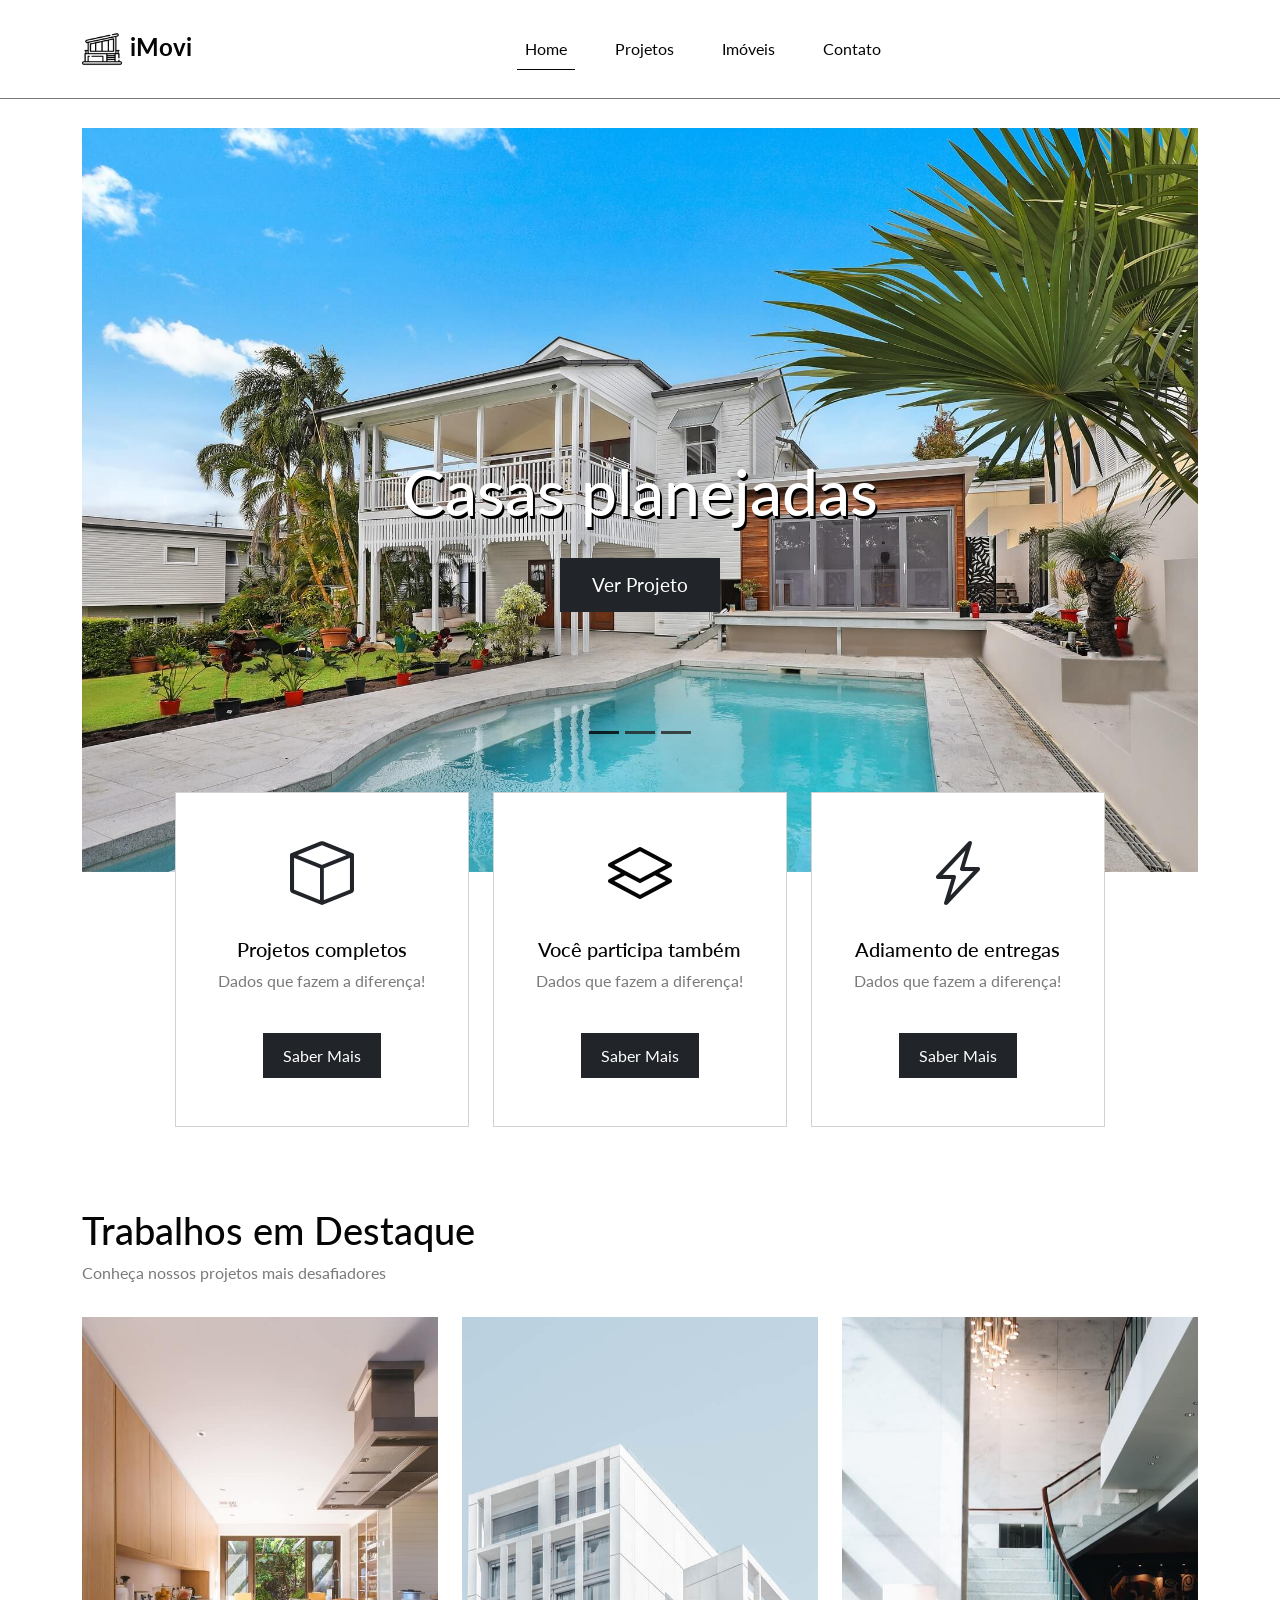
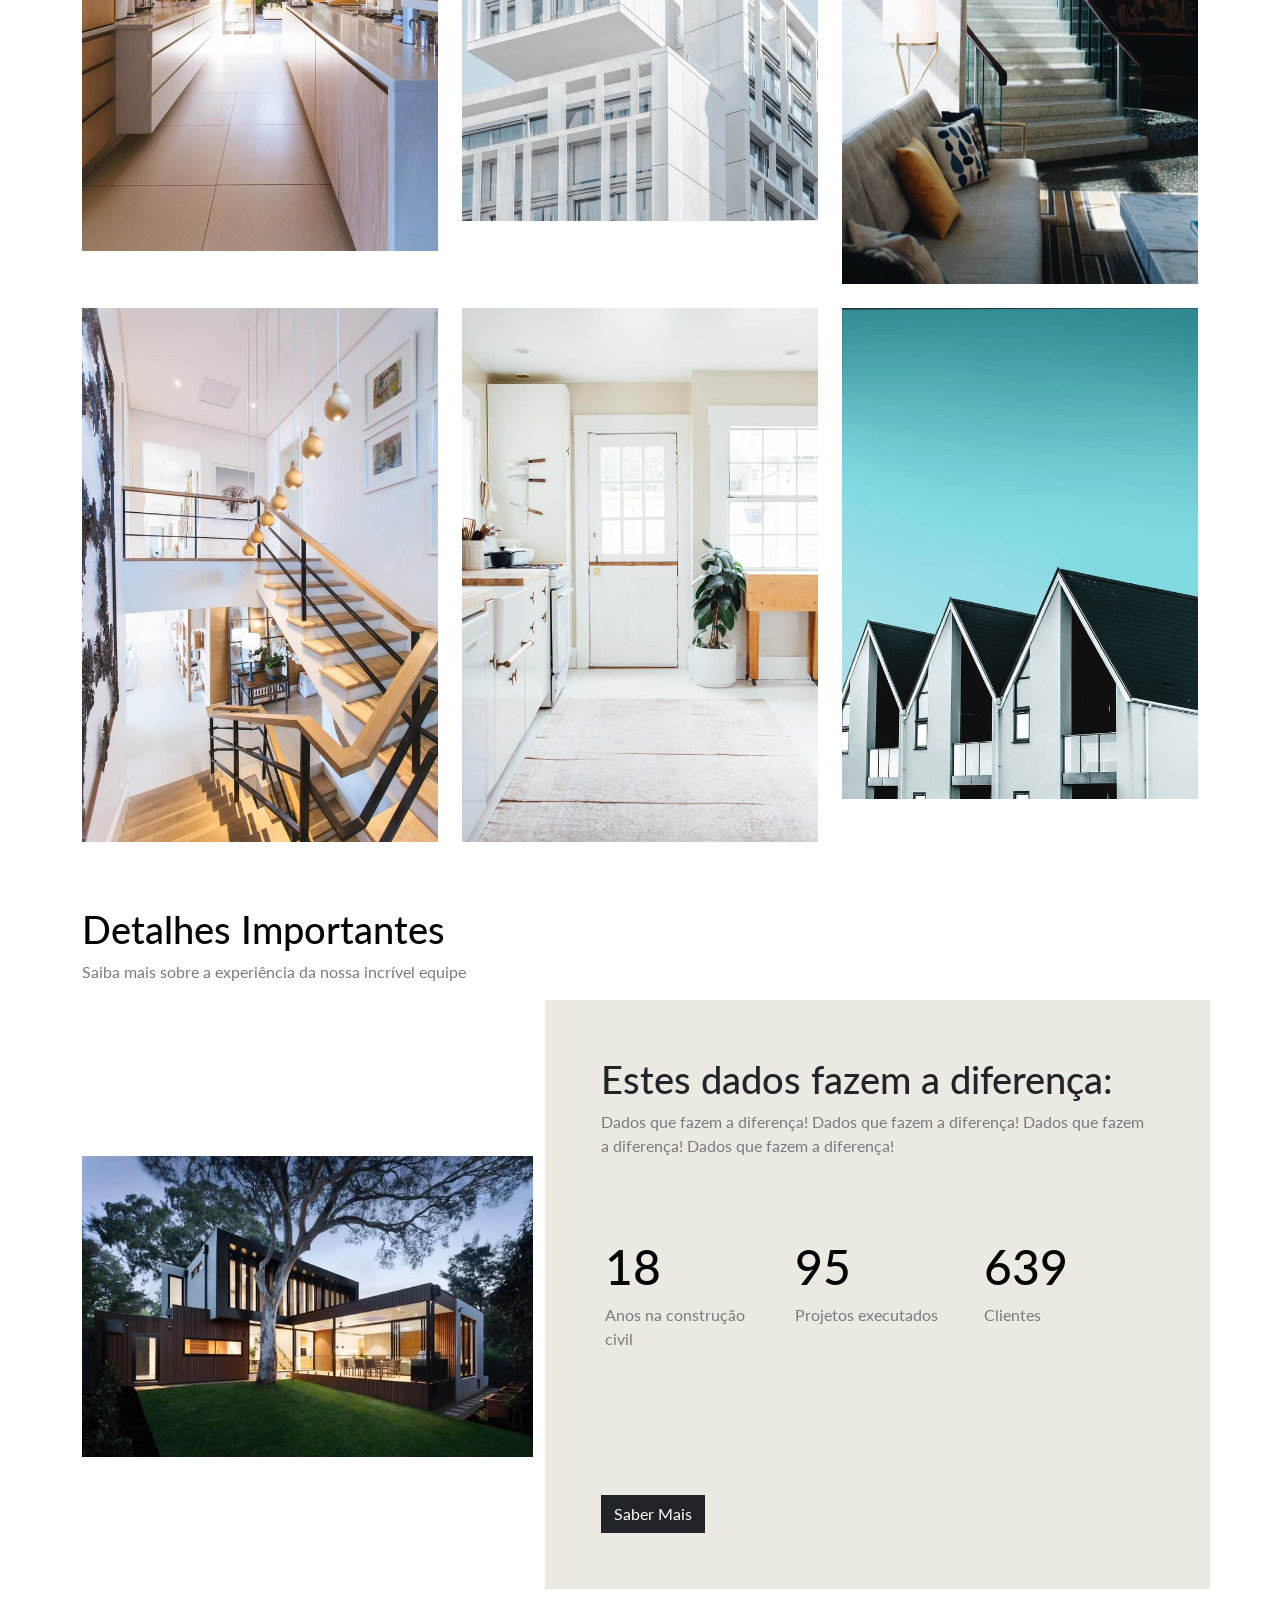
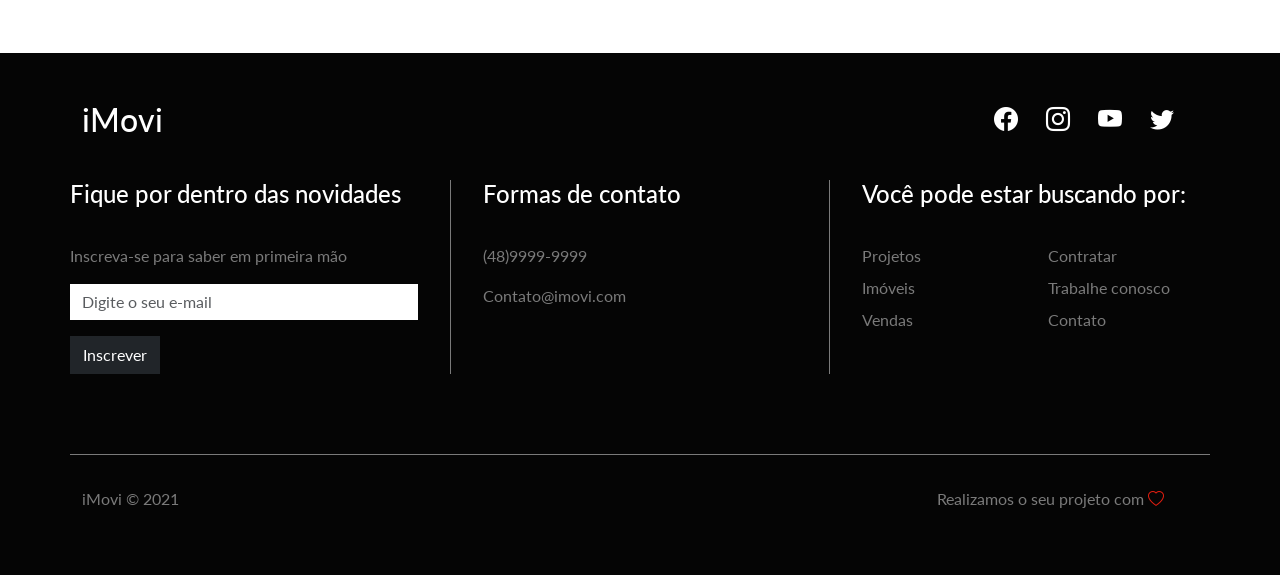
<file: ex13_projeto_imovi/index.html>
<!DOCTYPE html>
<html lang="pt-br">
  <head>
    <meta charset="UTF-8" />
    <meta http-equiv="X-UA-Compatible" content="IE=edge" />
    <meta name="viewport" content="width=device-width, initial-scale=1.0" />
    <title>iMovi</title>
    <link rel="shortcut icon" href="img/favicon.ico" type="image/x-icon" />
    <!-- Google fonts Lato -->
    <link rel="preconnect" href="https://fonts.googleapis.com" />
    <link rel="preconnect" href="https://fonts.gstatic.com" crossorigin />
    <link
      href="https://fonts.googleapis.com/css2?family=Lato:ital,wght@0,100;0,300;0,400;0,700;0,900;1,100;1,300;1,400;1,700;1,900&display=swap"
      rel="stylesheet"
    />
    <!-- CSS Bootstrap -->
    <link
      href="https://cdn.jsdelivr.net/npm/bootstrap@5.0.2/dist/css/bootstrap.min.css"
      rel="stylesheet"
      integrity="sha384-EVSTQN3/azprG1Anm3QDgpJLIm9Nao0Yz1ztcQTwFspd3yD65VohhpuuCOmLASjC"
      crossorigin="anonymous"
    />
    <!-- Bootstrap Icons -->
    <link
      rel="stylesheet"
      href="https://cdn.jsdelivr.net/npm/bootstrap-icons@1.5.0/font/bootstrap-icons.css"
    />
    <!-- CSS do projeto -->
    <link rel="stylesheet" href="css/styles.css" />
    <!-- JavaScript Bootstrap -->
    <script
      src="https://cdn.jsdelivr.net/npm/bootstrap@5.0.2/dist/js/bootstrap.bundle.min.js"
      integrity="sha384-MrcW6ZMFYlzcLA8Nl+NtUVF0sA7MsXsP1UyJoMp4YLEuNSfAP+JcXn/tWtIaxVXM"
      crossorigin="anonymous"
    ></script>
  </head>
  <body>
    <!-- NAVBAR -->
    <nav class="navbar navbar-expand-lg fixed-top bg-primary-color" id="navbar">
      <div class="container py-3">
        <a class="navbar-brand" href="#">
          <img src="img/imovi-icon.png" alt="iMovi" />
          <span>iMovi</span>
        </a>
        <button 
          class="navbar-toggler"
          type="button"
          data-bs-toggle="collapse"
          data-bs-target="#navbar-items"
          aria-controls="navbar-items"
          aria-expanded="false"
          aria-label="Toggle navigation"
        >
          <i class="bi bi-list"></i>
        </button>
        <div class="collapse navbar-collapse" id="navbar-items">
          <ul class="navbar-nav me-auto mb-2 mb-lg-0">
            <li class="nav-item">
              <a class="nav-link active" aria-current="page" href="#">Home</a>
            </li>
            <li class="nav-item">
              <a class="nav-link" href="#">Projetos</a>
            </li>
            <li class="nav-item">
              <a class="nav-link" href="#">Imóveis</a>
            </li>
            <li class="nav-item">
              <a class="nav-link" href="#">Contato</a>
            </li>
          </ul>
        </div>
      </div>
    </nav>
    <!-- SLIDER -->
    <div class="container" id="slider-container">
      <div id="slider" class="carousel slide" data-bs-ride="carousel">
        <div class="carousel-indicators">
          <button
            type="button"
            data-bs-target="#slider"
            data-bs-slide-to="0"
            class="active"
            aria-current="true"
            aria-label="Slide 1"
          ></button>
          <button
            type="button"
            data-bs-target="#slider"
            data-bs-slide-to="1"
            aria-label="Slide 2"
          ></button>
          <button
            type="button"
            data-bs-target="#slider"
            data-bs-slide-to="2"
            aria-label="Slide 3"
          ></button>
        </div>
        <div class="carousel-inner">
          <div class="carousel-item active">
            <img src="img/banner-1.jpg" class="d-block w-100" alt="Casa 1" />
            <div class="carousel-caption">
              <h5>Casas planejadas</h5>
              <a href="#" class="btn btn-dark">Ver Projeto</a>
            </div>
          </div>
          <div class="carousel-item">
            <img src="img/banner-2.jpg" class="d-block w-100" alt="Casa 2" />
            <div class="carousel-caption">
              <h5>Projetos Complexos</h5>
              <a href="#" class="btn btn-dark">Ver Projeto</a>
            </div>
          </div>
          <div class="carousel-item">
            <img src="img/banner-3.jpg" class="d-block w-100" alt="Casa 3" />
            <div class="carousel-caption">
              <h5>Projetos Inovadores</h5>
              <a href="#" class="btn btn-dark">Ver Projeto</a>
            </div>
          </div>
        </div>
        <button
          class="carousel-control-prev"
          type="button"
          data-bs-target="#slider"
          data-bs-slide="prev"
        >
          <i class="bi bi-chevron-compact-left"></i>
          <span class="visually-hidden">Previous</span>
        </button>
        <button
          class="carousel-control-next"
          type="button"
          data-bs-target="#slider"
          data-bs-slide="next"
        >
          <i class="bi bi-chevron-compact-right"></i>
          <span class="visually-hidden">Next</span>
        </button>
      </div>
      <div class="col-12 col-md-10 offset-md-1" id="mini-banners">
        <div class="row">
          <div class="col-12 col-md-4">
            <div class="card text-center">
              <i class="bi bi-box bg-primary-color"></i>
              <div class="card-body">
                <h5 class="card-title primary-color">Projetos completos</h5>
                <p class="card-text secondary-color">
                Dados que fazem a diferença!
                </p>
                <a href="#" class="btn btn-dark">Saber Mais</a>
              </div>
            </div>
          </div>
          <div class="col-12 col-md-4">
            <div class="card text-center">
              <i class="bi bi-layers primary-color"></i>
              <div class="card-body">
                <h5 class="card-title primary-color">Você participa também</h5>
                <p class="card-text secondary-color">
                  Dados que fazem a diferença!
                </p>
                <a href="#" class="btn btn-dark">Saber Mais</a>
              </div>
            </div>
          </div>
          <div class="col-12 col-md-4">
            <div class="card text-center">
              <i class="bi bi-lightning-charge"></i>
              <div class="card-body primary-color">
                <h5 class="card-title primary-color">
                  Adiamento de entregas
                </h5>
                <p class="card-text secondary-color">
                  Dados que fazem a diferença!
                </p>
                <a href="#" class="btn btn-dark">Saber Mais</a>
              </div>
            </div>
          </div>
        </div>
      </div>
    </div>
    <!-- DESTAQUES -->
    <div class="container" id="featured-container">
      <div class="col-12">
        <h2 class="title primary-color">Trabalhos em Destaque</h2>
        <p class="subtitle secondary-color">
          Conheça nossos projetos mais desafiadores
        </p>
      </div>
      <div class="col-12" id="featured-images">
        <div class="row g-4">
          <div class="col-12 col-md-4">
            <img src="img/project-1.jpg" alt="projeto 1" class="img-fluid" />
            <div class="banner-content">
              <p class="secondary-color">Categoria</p>
              <h3>Nome do Projeto</h3>
            </div>
          </div>
          <div class="col-12 col-md-4">
            <img src="img/project-2.jpg" alt="projeto 2" class="img-fluid" />
            <div class="banner-content">
              <p class="secondary-color">Categoria</p>
              <h3>Nome do Projeto</h3>
            </div>
          </div>
          <div class="col-12 col-md-4">
            <img src="img/project-3.jpg" alt="projeto 3" class="img-fluid" />
            <div class="banner-content">
              <p class="secondary-color">Categoria</p>
              <h3>Nome do Projeto</h3>
            </div>
          </div>
          <div class="col-12 col-md-4">
            <img src="img/project-4.jpg" alt="projeto 4" class="img-fluid" />
            <div class="banner-content">
              <p class="secondary-color">Categoria</p>
              <h3>Nome do Projeto</h3>
            </div>
          </div>
          <div class="col-12 col-md-4">
            <img src="img/project-5.jpg" alt="projeto 5" class="img-fluid" />
            <div class="banner-content">
              <p class="secondary-color">Categoria</p>
              <h3>Nome do Projeto</h3>
            </div>
          </div>
          <div class="col-12 col-md-4">
            <img src="img/project-6.jpg" alt="projeto 6" class="img-fluid" />
            <div class="banner-content">
              <p class="secondary-color">Categoria</p>
              <h3>Nome do Projeto</h3>
            </div>
          </div>
        </div>
      </div>
    </div>
    <!-- INFO -->
    <div class="container" id="info-container">
      <div class="col-12">
        <h2 class="title primary-color">Detalhes Importantes</h2>
        <p class="subtitle secondary-color">
          Saiba mais sobre a experiência da nossa incrível equipe
        </p>
      </div>
      <div class="col-12">
        <div class="row">
          <div class="col-12 col-md-5" id="info-banner">
            <img src="img/infobanner.jpg" alt="Informações" class="img-fluid" />
          </div>
          <div class="col-12 col-md-7 bg-secondary-color" id="info-content">
            <div class="row">
              <div class="col-12">
                <h2 class="title">Estes dados fazem a diferença:</h2>
                <p class="subtitle secondary-color">
                 Dados que fazem a diferença!
                 Dados que fazem a diferença!
                 Dados que fazem a diferença!
                 Dados que fazem a diferença!
                </p>
              </div>
              <div class="col-12" id="info-numbers">
                <div class="row">
                  <div class="col-4">
                    <h3 class="primary-color">18</h3>
                    <p class="secondary-color">Anos na construção civil</p>
                  </div>
                  <div class="col-4">
                    <h3 class="primary-color">95</h3>
                    <p class="secondary-color">Projetos executados</p>
                  </div>
                  <div class="col-4">
                    <h3 class="primary-color">639</h3>
                    <p class="secondary-color">Clientes</p>
                  </div>
                </div>
              </div>
              <div class="col-12">
                <a class="btn btn-dark">Saber Mais</a>
              </div>
            </div>
          </div>
        </div>
      </div>
    </div>
    <!-- FOOTER -->
    <footer class="container-fluid bg-dark-color" id="footer">
      <div class="container">
        <div class="row">
          <!-- FOOTER TOP -->
          <div class="col-12" id="footer-top">
            <div class="row justify-content-between">
              <div class="col-4">
                <h2>
                  iMovi
                </h2>
              </div>
              <div class="col-4" id="social-icons">
                <i class="bi bi-facebook"></i>
                <i class="bi bi-instagram"></i>
                <i class="bi bi-youtube"></i>
                <i class="bi bi-twitter"></i>
              </div>
            </div>
          </div>
          <!-- FOOTER DETAILS -->
          <div class="col-12" id="footer-details">
            <div class="row">
              <div class="col-12 col-md-4" id="news-container">
                <h4>Fique por dentro das novidades</h4>
                <p class="secondary-color">
                  Inscreva-se para saber em primeira mão
                </p>
                <form>
                  <div class="mb-3">
                    <input
                      type="email"
                      class="form-control"
                      placeholder="Digite o seu e-mail"
                    />
                  </div>
                  <button class="btn btn-dark">Inscrever</button>
                </form>
              </div>
              <div class="col-12 col-md-4" id="contact-container">
                <h4>Formas de contato</h4>
                <p class="secondary-color">(48)9999-9999</p>
                <p class="secondary-color">Contato@imovi.com</p>
              </div>
              <div class="col-12 col-md-4" id="links-container">
                <div class="row">
                  <h4>Você pode estar buscando por:</h4>
                  <div class="col-6">
                    <ul class="list-unstyled">
                      <li><a href="#" class="secondary-color">Projetos</a></li>
                      <li><a href="#" class="secondary-color">Imóveis</a></li>
                      <li><a href="#" class="secondary-color">Vendas</a></li>
                    </ul>
                  </div>
                  <div class="col-6">
                    <ul class="list-unstyled">
                      <li><a href="#" class="secondary-color">Contratar</a></li>
                      <li>
                        <a href="#" class="secondary-color">Trabalhe conosco</a>
                      </li>
                      <li><a href="#" class="secondary-color">Contato</a></li>
                    </ul>
                  </div>
                </div>
              </div>
            </div>
          </div>
          <!-- FOOTER BOTTOM -->
          <div class="col-12" id="footer-bottom">
            <div class="row justify-content-between">
              <div class="col-12 col-md-3">
                <p class="secondary-color">iMovi &copy; 2021</p>
              </div>
              <div class="col-12 col-md-3">
                <p class="secondary-color">
                  Realizamos o seu projeto com
                  <i class="bi bi-heart"></i>
                </p>
              </div>
            </div>
          </div>
        </div>
      </div>
    </footer>
  </body>
</html>
</file>
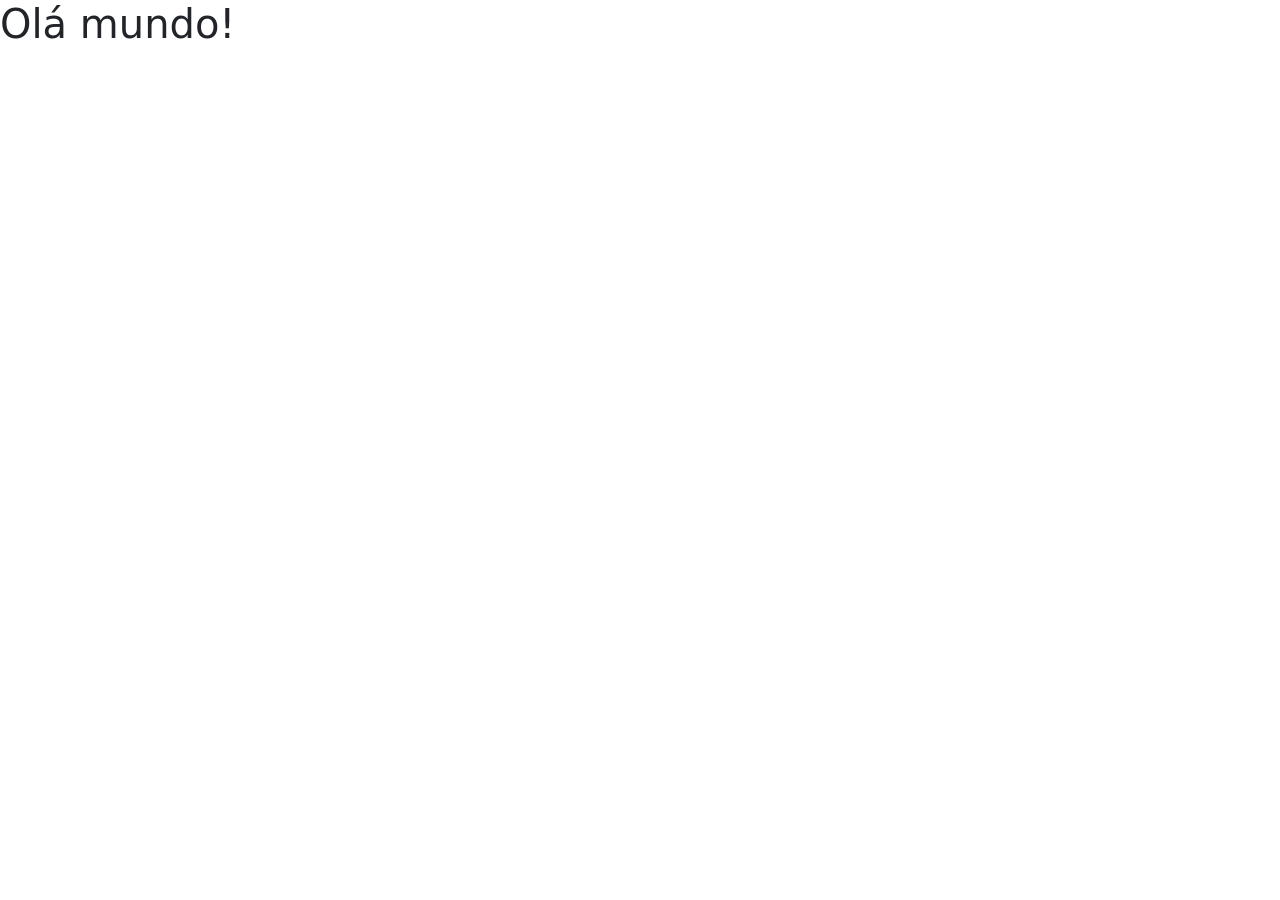
<file: ex1b__instalacao_npm/index.html>
<!DOCTYPE html>
<html lang="pt-br">
<head>
    <meta charset="UTF-8">
    <meta name="viewport" content="width=device-width, initial-scale=1.0">
    <title>Bootstrap com NPM</title>

    <!-- 1ª Digitação (Aqui) -->
     <link rel="stylesheet" href="node_modules/bootstrap/dist/css/bootstrap.css">

</head>
<body>
    
    <!-- Para instalar via NPM -->
    <!-- npm install bootstrap@5.3.3 -->

    <!-- 2ª Digitação (Aqui) -->
    <h1>Olá mundo!</h1>
</body>
</html>
</file>
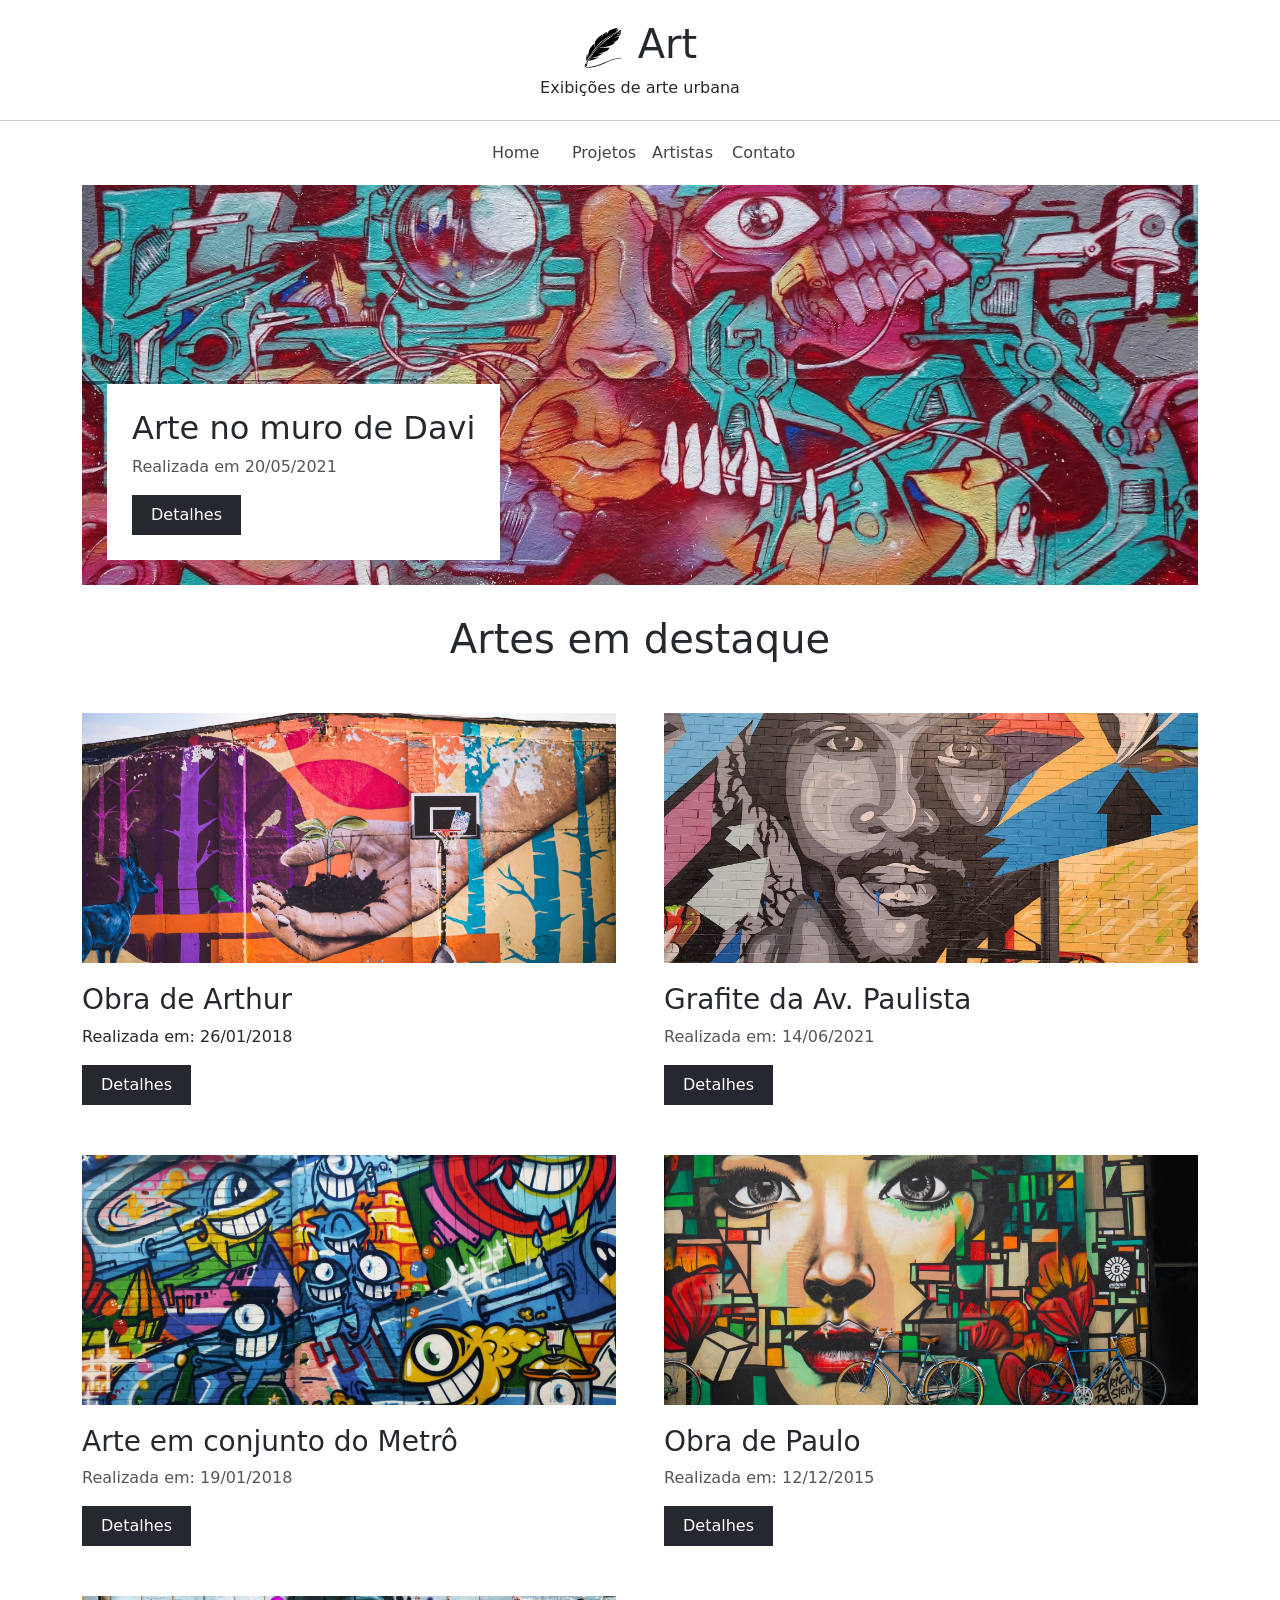
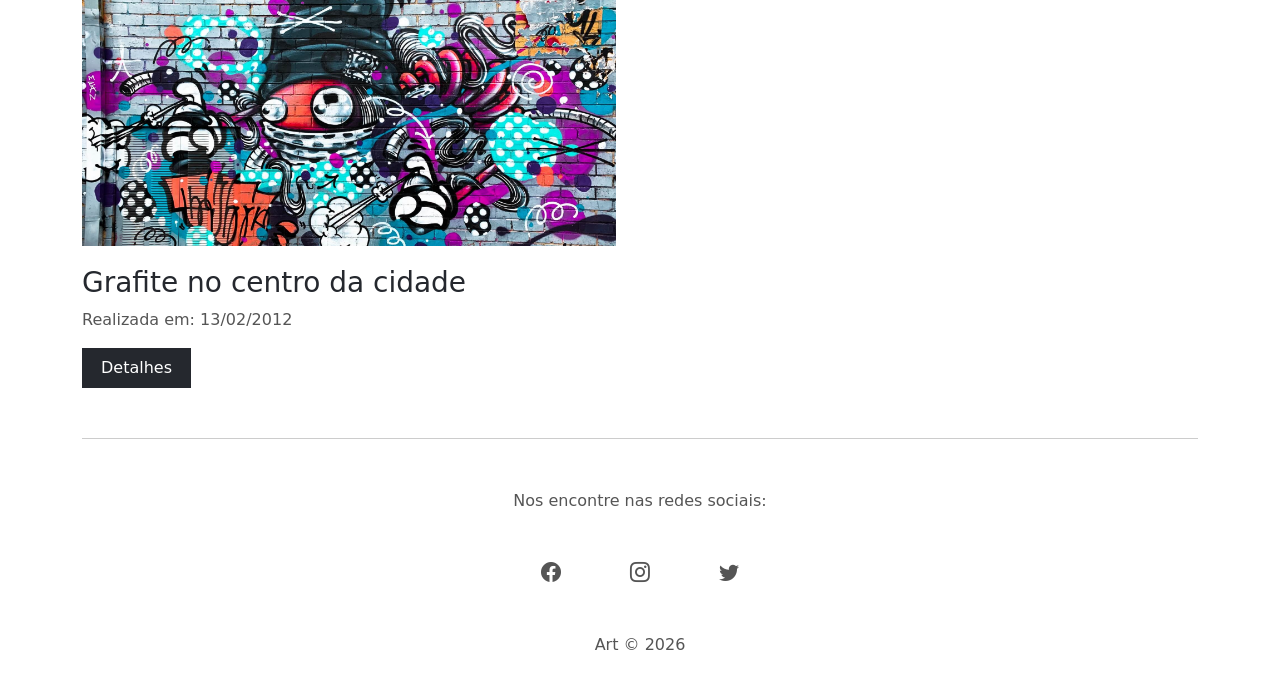
<file: ex11_projeto_art/Art_(Alunos)/index.html>
<!DOCTYPE html>
<html lang="pt-br">
<head>
  <meta charset="UTF-8">
  <meta http-equiv="X-UA-Compatible" content="IE=edge">
  <meta name="viewport" content="width=device-width, initial-scale=1.0">
  <!-- Fav icon -->
  <link rel="shortcut icon" href="img/favicon.ico" type="image/x-icon">
  <!-- Bootstrap -->
  <link href="https://cdn.jsdelivr.net/npm/bootstrap@5.3.3/dist/css/bootstrap.min.css" rel="stylesheet">
  <!-- Bootstrap ícones -->
  <link rel="stylesheet" href="https://cdn.jsdelivr.net/npm/bootstrap-icons@1.11.3/font/bootstrap-icons.css">
  <!-- CSS -->
  <link rel="stylesheet" href="css/styles.css">
  <title>Art</title>
</head>
<body>
  <!-- HEADER -->
  <div class="container-fluid">
    <header id="header" class="row">
      <div id="logo-container">
        <img id="logo"  src="img/art_logo.svg" alt="Art">
        <h1>Art</h1>
      </div>
      <p>Exibições de arte urbana</p>
    </header>
    <nav id="navbar" class="container">
      <div class="row justify-content-center">
        <a href="#">Home</a>
        <a href="#">Projetos</a>
        <a href="#">Artistas</a>
        <a href="#">Contato</a>
      </div>
    </nav>
</div>

<!-- MAIN IMAGE -->
 <div class="container" id="main-image-container">
  <div class="main-image center-image">
    <div class="main-image-info">
      <h2>Arte no muro de Davi</h2>
      <p class="secondary-color">Realizada em 20/05/2021</p>
      <a class="btn" href="#">Detalhes</a>
    </div>
  </div>
 </div>

 <!-- GALERY -->
  <div class="container" id="gallery-container">
      <div class="col-12">
        <h1>Artes em destaque</h1>
      </div>
      <div class="row gx-md-5">
        <div class="col-xs-12 col-md-6">
          <div class="small-image-container center-image" id="img-2"></div>
          <h3>Obra de Arthur</h3>
          <p>Realizada em: 26/01/2018</p>
          <a class="btn" href="#">Detalhes</a>
        </div>
        <div class="col-xs-12 col-md-6">
          <div class="small-image-container center-image" id="img-3"></div>
          <h3>Grafite da Av. Paulista</h3>
          <p class="secondary-color">Realizada em: 14/06/2021</p>
          <a class="btn" href="#">Detalhes</a>
        </div>
         <div class="col-xs-12 col-md-6">
          <div class="small-image-container center-image" id="img-4"></div>
          <h3>Arte em conjunto do Metrô</h3>
          <p class="secondary-color">Realizada em: 19/01/2018</p>
          <a class="btn" href="#">Detalhes</a>
        </div>
         <div class="col-xs-12 col-md-6">
          <div class="small-image-container center-image" id="img-5"></div>
          <h3>Obra de Paulo</h3>
          <p class="secondary-color">Realizada em: 12/12/2015</p>
          <a class="btn" href="#">Detalhes</a>
        </div>
         <div class="col-xs-12 col-md-6">
          <div class="small-image-container center-image" id="img-6"></div>
          <h3>Grafite no centro da cidade</h3>
          <p class="secondary-color">Realizada em: 13/02/2012</p>
          <a class="btn" href="#">Detalhes</a>
        </div>
  </div>
  <footer class="container">
    <p class="secondary-color">Nos encontre nas redes sociais:</p>
    <div class="row justify-content-center" id="social-icons-container">
      <div class="col-1">
        <a href="#"><i class="bi bi-facebook secondary-color"></i></a>
    </div>
        <div class="col-1">
            <a href="#"><i class="bi bi-instagram secondary-color"></i></a>
    </div>
        <div class="col-1">
          <a href="#"><i class="bi bi-twitter secondary-color"></i></a>
    </div>
    </div>
    <p class="secondary-color">Art &copy; 2026</p>
  </footer>
</body>
</html>
</file>
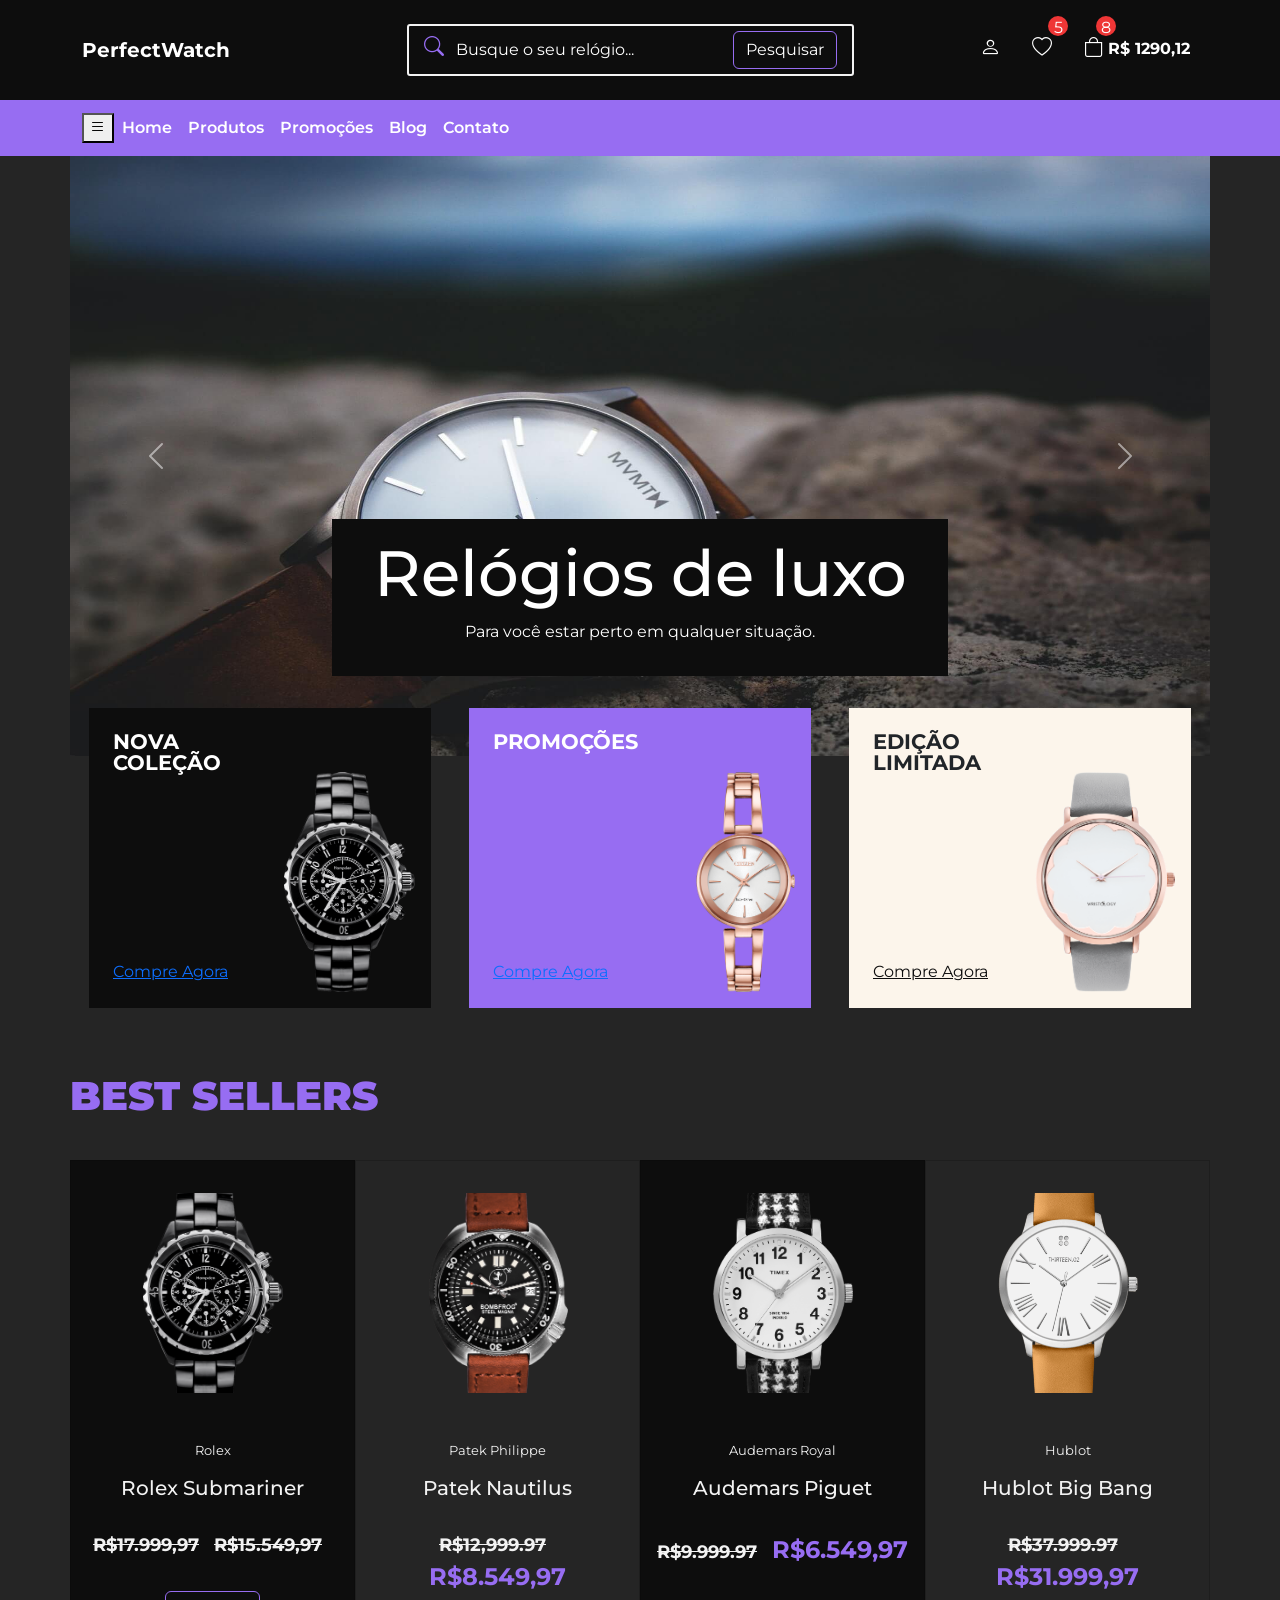
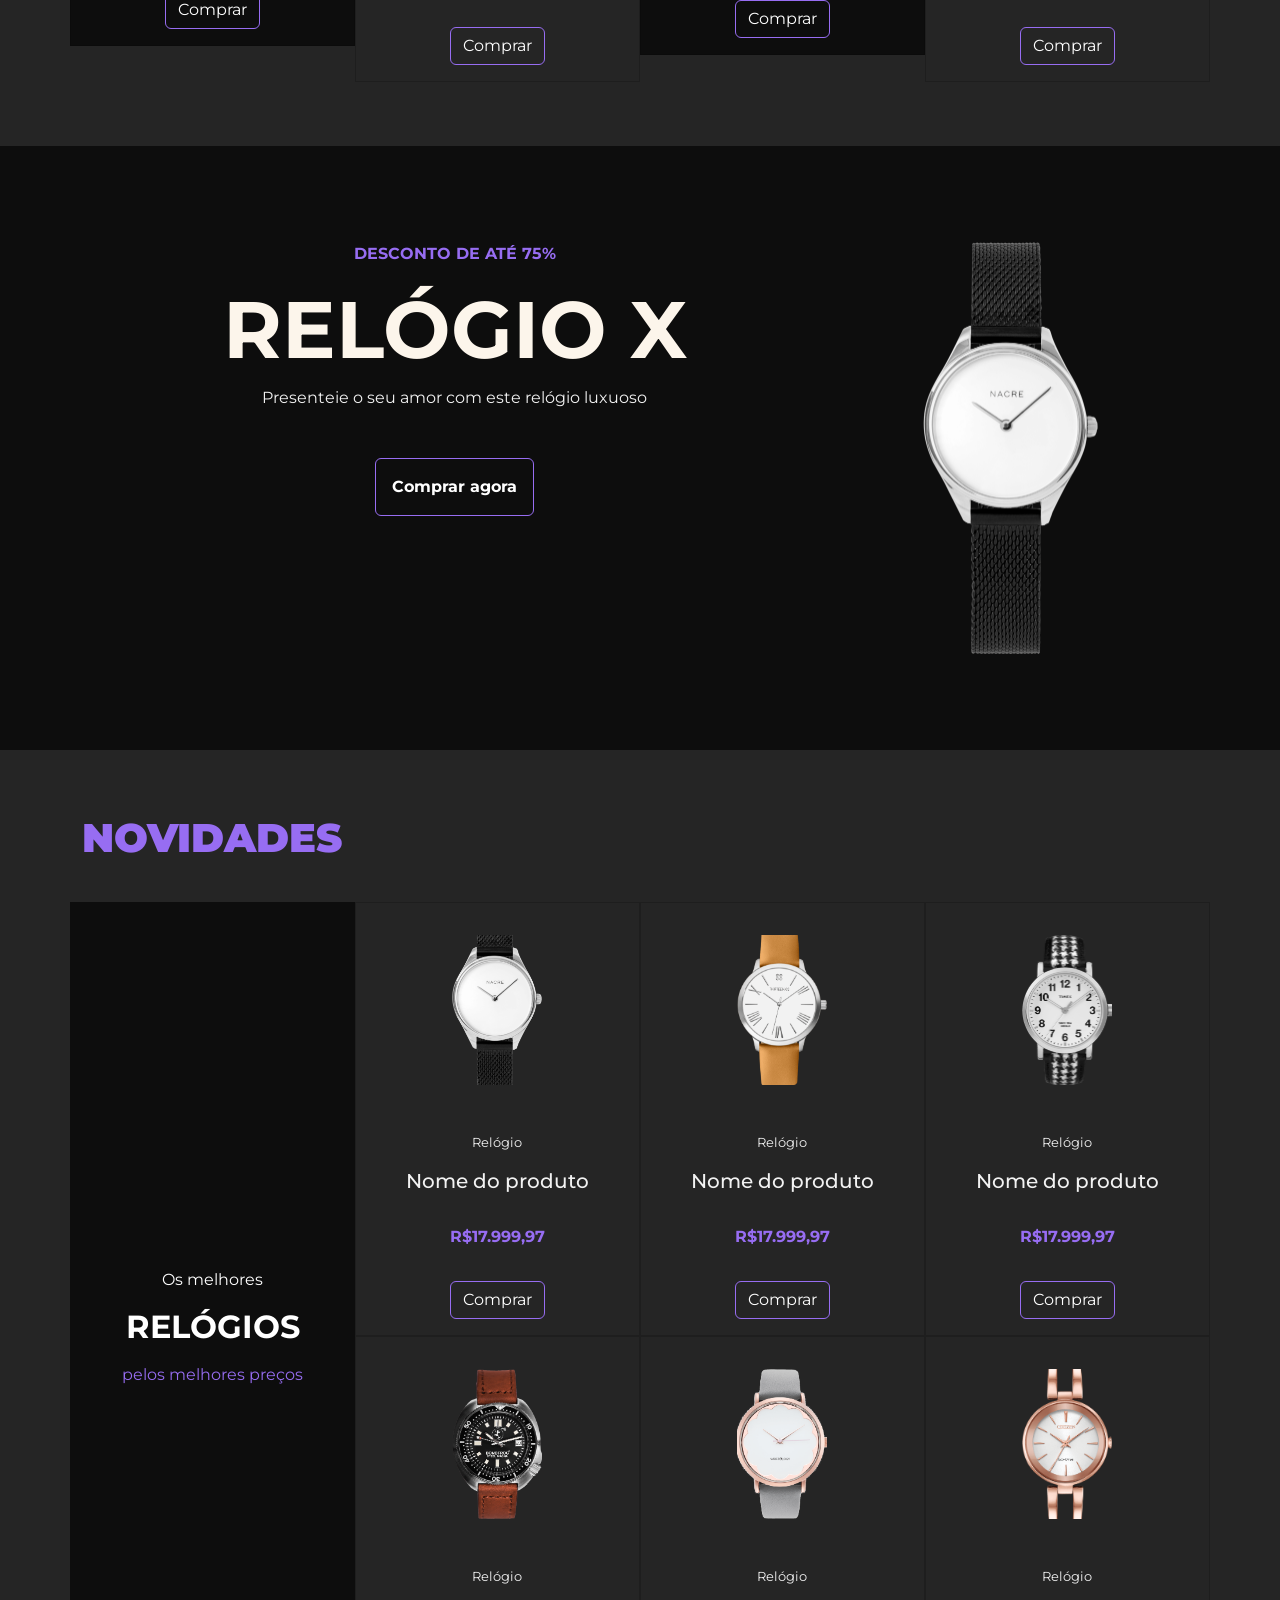
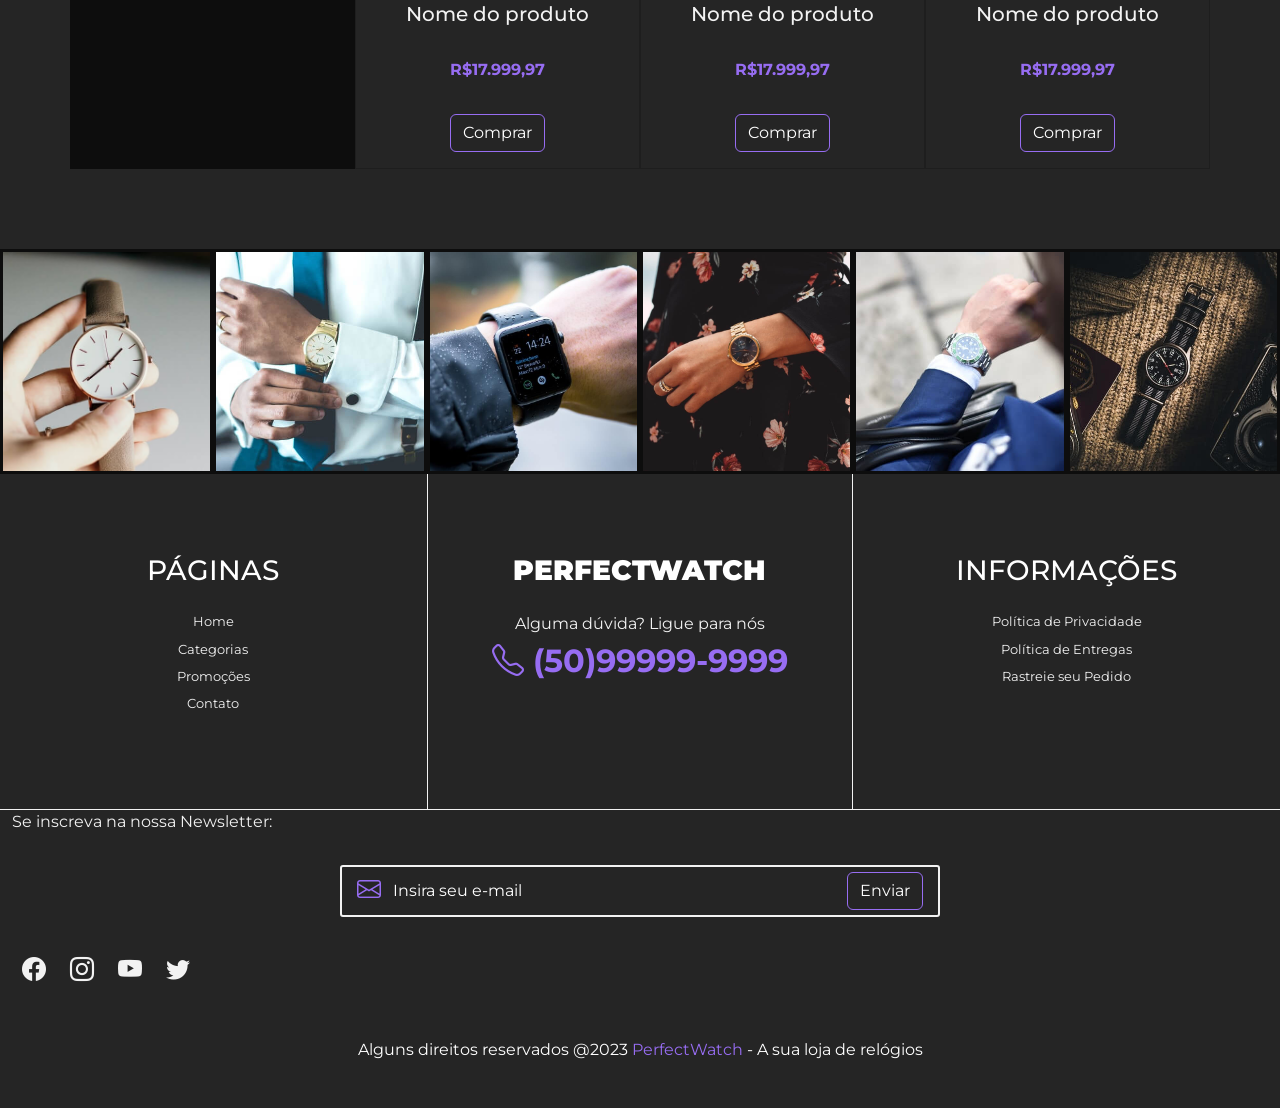
<file: ex12_projeto-perfectwatch/PerfectWatch (Completo)/PerfectWatch (Completo)/index.html>
<!DOCTYPE html>
<html lang="pt-br">
<head>
  <meta charset="UTF-8">
  <meta http-equiv="X-UA-Compatible" content="IE=edge">
  <meta name="viewport" content="width=device-width, initial-scale=1.0">
  <title>PerfectWatch</title>

  <!-- Favicon -->
  <link rel="shortcut icon" href="img/favicon.ico" type="image/x-icon">

  <!-- Google fonts -->
  <link rel="preconnect" href="https://fonts.googleapis.com">
  <link rel="preconnect" href="https://fonts.gstatic.com" crossorigin>
  <link href="https://fonts.googleapis.com/css2?family=Montserrat:ital,wght@0,100;0,200;0,300;0,400;0,500;0,600;0,700;0,800;0,900;1,100;1,200;1,300;1,400;1,500;1,600;1,700;1,800;1,900&display=swap" rel="stylesheet">

  <!-- Link (Bootstrap) -->
  <link href="https://cdn.jsdelivr.net/npm/bootstrap@5.3.1/dist/css/bootstrap.min.css" rel="stylesheet" integrity="sha384-4bw+/aepP/YC94hEpVNVgiZdgIC5+VKNBQNGCHeKRQN+PtmoHDEXuppvnDJzQIu9" crossorigin="anonymous">
  
  <!-- Link para (Bootstrap Icons) -->
  <link rel="stylesheet" href="https://cdn.jsdelivr.net/npm/bootstrap-icons@1.10.5/font/bootstrap-icons.css">

  <!-- Link CSS (Próprio) -->
  <link rel="stylesheet" href="css/styles.css">

  <!-- JavaScript Bundle with Popper -->
  <script src="https://cdn.jsdelivr.net/npm/bootstrap@5.3.1/dist/js/bootstrap.bundle.min.js" integrity="sha384-HwwvtgBNo3bZJJLYd8oVXjrBZt8cqVSpeBNS5n7C8IVInixGAoxmnlMuBnhbgrkm" crossorigin="anonymous" defer></script>
  
</head>
<body>
  <!-- NAVBAR -->
  <!-- Primeira Barra de Navegação -->
  <nav class="navbar navbar-expand-lg destaque py-4 px-2" id="navbar">
    <div class="container">
      <!-- Marca ou Logo -->
      <a class="navbar-brand" href="#">PerfectWatch</a>

      <!-- Itens da barra de navegação -->
      <div id="navbar-items">
        <div></div> 

        <!-- Formulário de Busca -->
        <form class="d-flex" id="search-form">
          <i class="bi bi-search primary-color"></i>
          <input class="form-control me-2" type="search" placeholder="Busque o seu relógio..." aria-label="Search">
          <button class="btn secondary-bg-color" type="submit">Pesquisar</button>
        </form>

        <!-- Ícones da barra de navegação -->
        <ul class="navbar-nav mb-2 mb-lg-0">
          <li class="nav-item">
            <a class="nav-link" href="#">
              <i class="bi bi-person"></i>
            </a>
          </li>
          <li class="nav-item">
            <a class="nav-link" href="#">
              <i class="bi bi-heart"></i>
            </a>
            <span class="qty-info">5</span>
          </li>
          <li class="nav-item" id="bag-item">
            <a class="nav-link" href="#">
              <i class="bi bi-bag"></i>
              <b>R$ 1290,12</b>
            </a>
            <span class="qty-info">8</span>
          </li>
        </ul>
      </div>
    </div>
  </nav>

  <!-- Barra de Navegação Inferior -->
  <nav class="navbar navbar-expand-lg secondary-bg-color p-2" id="bottom-navbar-container">
    <div class="container">
      <!-- Botão para mostrar/esconder o menu -->
      <button class="mnavbar-toggler" type="button" data-bs-toggle="collapse" data-bs-target="#bottom-navbar" aria-controls="bottom-navbar" aria-expanded="false" aria-label="Toggle navigation">
        <i class="bi bi-list"></i>
      </button>

      <!-- Itens do menu de navegação inferior -->
      <ul class="navbar-nav mb-2 mb-lg-0 collapse navbar-collapse" id="bottom-navbar">
        <li class="bav-item sobre">
          <a class="nav-link" href="#">
            Home
          </a>
        </li>
        <li class="bav-item sobre">
          <a class="nav-link" href="#">
            Produtos
          </a>
        </li>
        <li class="bav-item sobre">
          <a class="nav-link" href="#">
            Promoções
          </a>
        </li>
        <li class="bav-item sobre">
          <a class="nav-link" href="#">
            Blog
          </a>
        </li>
        <li class="bav-item sobre">
          <a class="nav-link" href="#">
            Contato
          </a>
        </li>
      </ul>
    </div>
  </nav>



  <!-- BANNERS -->
  <div class="container" id="banners-container">
    <div id="slider" class="carousel slide" data-bs-ride="carousel">
      <div class="carousel-inner">
        <!-- Primeiro slide do carousel -->
        <div class="carousel-item active">
          <img src="img/banner1.jpg" class="d-block w-100 img-fluid" alt="...">
          <div class="carousel-caption destaque">
            <h5>Relógios de luxo</h5>
            <p>Para você estar perto em qualquer situação.</p>
          </div>
        </div>
        <!-- segundo slide do carousel -->
        <div class="carousel-item">
          <img src="img/banner3.jpg" class="d-block w-100 img-fluid" alt="...">
          <div class="carousel-caption destaque">
            <h5>Linha Importada</h5>
            <p>Conheça os melhores relógios suíços, com pronta entrega.</p>
          </div>
        </div>
      </div>
      <!-- Botões de controle para navegar entre slides -->
      <button class="carousel-control-prev" type="button" data-bs-target="#slider" data-bs-slide="prev">
        <span class="carousel-control-prev-icon" aria-hidden="true"></span>
        <span class="visually-hidden">Previous</span>
      </button>
      <button class="carousel-control-next" type="button" data-bs-target="#slider" data-bs-slide="next">
        <span class="carousel-control-next-icon" aria-hidden="true"></span>
        <span class="visually-hidden">Next</span>
      </button>
    </div>

    <!-- MINI BANNERS -->
    <div class="container" id="mini-banners">
      <!-- Linha de mini banners -->
       <div class="row justify-content-around">
        <!-- Mini banner 1 -->
        <div class="col-12 dark-bg-color" id="mini-banner-1">
          <h2>Nova Coleção</h2>
          <img src="img/relogio1.png" alt="Relógio 1">
          <a href="#">Compre Agora</a>
        </div>
        <!-- Mini banner 2 -->
        <div class="col-12 secondary-bg-color" id="mini-banner-2">
          <h2>Promoções</h2>
          <img src="img/relogio2.png" alt="Relógio 2">
          <a href="#">Compre Agora</a>
        </div>
        <!-- Mini banner 3 -->
        <div class="col-12 light-bg-color" id="mini-banner-3">
          <h2 class="text-dark">Edição limitada</h2>
          <a href="#">Compre Agora</a>
          <img src="img/relogio3.png" alt="Relógio 3">
        </div>
      </div>
    </div>
  </div>


  <!-- BEST SELLERS -->

  <div class="container" id="best-sellers">
    <!-- Titulo da seção -->
     <h2 class="title primary-color">Best Sellers</h2>

    <!-- Linha com os produtos best sellers -->
    <div class="row">
      <!-- Primeiro produto -->
      <div class="col-12 col-md-3">
        <div class="card destaque">
          <img src="img/relogio1.png" class="card-img-top img-fluid" alt="Relógio">
          <div class="card-body">
            <!-- Categoria do produto -->
            <p class="card-category secondary-color">Rolex</p>
            <!-- Título do produto -->
            <h5 class="card-title secondary-color">Rolex Submariner</h5>
            <p class="card-text primary-color">
              <!-- Preço original e preço com desconto do produto -->
              <span class="original-price">R$17.999,97</span>
              <span class="original-price">R$15.549,97</span>
            </p>
            <!-- Botão de compra do produto -->
            <a href="#" class="btn btn-primary">Comprar</a>
          </div>
        </div>
      </div>
      <!-- Segundo produto -->
      <div class="col-12 col-md-3">
        <div class="card primary-bg-color">
          <img src="img/relogio4.png" class="card-img-top img-fluid" alt="Relógio">
          <div class="card-body">
            <!-- Categoria do produto -->
            <p class="card-category secondary-color">Patek Philippe</p>
            <!-- Título do produto -->
            <h5 class="card-title secondary-color">Patek Nautilus</h5>
            <p class="card-text primary-color">
              <!-- Preço original e com desconto -->
              <span class="original-price">R$12,999.97</span>
              <span class="discount-price">R$8.549,97 </span>
            </p>
            <!-- Bootão de compra -->
            <a href="#" class="btn btn-primary">Comprar</a>
          </div>
        </div>
      </div>
      <!-- terceiro produto -->
      <div class="col-12 col-md-3">
        <div class="card destaque">
          <img src="img/relogio5.png" class="card-img-top img-fluid" alt="Relógio">
          <div class="card-body">
            <!-- Categoria do produto -->
            <p class="card-category secondary-color">Audemars Royal</p>
            <!-- Título do produto -->
            <h5 class="card-title secondary-color">Audemars Piguet</h5>
            <p class="card-text primary-color">
              <!-- Preço original e com desconto -->
              <span class="original-price">R$9.999.97</span>
              <span class="discount-price">R$6.549,97 </span>
            </p>
            <!-- Bootão de compra -->
            <a href="#" class="btn btn-primary">Comprar</a>
          </div>
        </div>
      </div>
      <!-- quarto produto -->
      <div class="col-12 col-md-3">
        <div class="card primary-bg-color">
          <img src="img/relogio6.png" class="card-img-top img-fluid" alt="Relógio">
          <div class="card-body">
            <!-- Categoria do produto -->
            <p class="card-category secondary-color">Hublot</p>
            <!-- Título do produto -->
            <h5 class="card-title secondary-color">Hublot Big Bang</h5>
            <p class="card-text primary-color">
              <!-- Preço original e com desconto -->
              <span class="original-price">R$37.999.97</span>
              <span class="discount-price">R$31.999,97 </span>
            </p>
            <!-- Bootão de compra -->
            <a href="#" class="btn btn-primary">Comprar</a>
          </div>
        </div>
      </div>
    </div>
  </div>


  <!-- BANNER DESTAQUE -->

  <div class="container-fluid" id="bottom-banner">
    <div class="row">
      <!-- Coluna para texto -->
      <div class="col-12 col-md-8">
      <!-- Subtítulo da oferta -->
      <p class="primary-color offer-subtitle">Desconto de até 75%</p>
      <!-- Título do banner -->
      <h2 class="light-color">Relógio X</h2>
      <!-- Descrição do banner -->
      <p class="secondary-color">Presenteie o seu amor com este relógio luxuoso</p>
      <!-- Botão de ação -->
      <a href="#" class="btn btn-primary">Comprar agora</a>
      </div>
      <!-- Coluna para imagem -->
      <div class="col-12 col-md-4">
        <img src="img/relogio7.png" alt="relogio 7">
      </div>
    </div>
  </div>

 
<!-- NOVIDADES (New Products) -->

<div class="container" id="new-products">
  <!-- Título da seção -->
   <h2 class="title primary-color">Novidades</h2>

   <!-- Linha com conteúdo da seção  -->
  <div class="row">
    <!-- Coluna para o banner de novidades (apenas em telas maiores) -->
    <div class="col-12 col-md-3 d-none d-md-flex" id="new-products-banner">
      <!-- Subtítulo do banner -->
      <p class="secondary color">Os melhores</p>
      <!-- Título do banner -->
       <h3>Relógios</h3>
       <!-- Descrição do banner -->
        <p class="primary-color">pelos melhores preços</p>
    </div>
    <!-- Coluna principal para os produtos -->
    <div class="col-12 col-md-9">
      <!-- Linha para os cards de produtos -->
      <div class="row">
        <!-- Primeiro produto -->
        <div class="col-12 col-md-4">
          <div class="card primary-bg-color">
          <!-- Imagem do produto -->
          <img src="img/relogio7.png" class="card-img-top img-fluid" alt="relogio">
          <div class="card-body">
            <!-- Categoria do produto -->
            <p class="card-category secondary-color">Relógio</p>
            <!-- Título do produto -->
            <h5 class="card-title secondary-color">Nome do produto</h5>
            <!-- Preço do produto -->
            <p class="card-text primary-color">R$17.999,97</p>
            <!-- Botão de compra -->
            <a href="#" class="btn btn-primary">Comprar</a>
          </div>
        </div>
      </div>
    <!-- Segundo produto -->
    <div class="col-12 col-md-4">
          <div class="card primary-bg-color">
            <img src="img/relogio6.png" class="card-img-top img-fluid" alt="relogio">
            <div class="card-body">
              <p class="card-category secondary-color">Relógio</p>
              <h5 class="card-title secondary-color">Nome do produto</h5>
              <p class="card-text primary-color">R$17.999,97</p>
              <a href="#" class="btn btn-primary">Comprar</a>
          </div>
        </div>
      </div>
    <!-- terceiro produto -->
    <div class="col-12 col-md-4">
          <div class="card primary-bg-color">
            <img src="img/relogio5.png" class="card-img-top img-fluid" alt="relogio">
            <div class="card-body">
              <p class="card-category secondary-color">Relógio</p>
              <h5 class="card-title secondary-color">Nome do produto</h5>
              <p class="card-text primary-color">R$17.999,97</p>
              <a href="#" class="btn btn-primary">Comprar</a>
          </div>
        </div>
      </div>
    <!-- quarto produto -->
    <div class="col-12 col-md-4">
          <div class="card primary-bg-color">
            <img src="img/relogio4.png" class="card-img-top img-fluid" alt="relogio">
            <div class="card-body">
              <p class="card-category secondary-color">Relógio</p>
              <h5 class="card-title secondary-color">Nome do produto</h5>
              <p class="card-text primary-color">R$17.999,97</p>
              <a href="#" class="btn btn-primary">Comprar</a>
          </div>
        </div>
      </div>
    <!-- quinto produto -->
    <div class="col-12 col-md-4">
          <div class="card primary-bg-color">
            <img src="img/relogio3.png" class="card-img-top img-fluid" alt="relogio">
            <div class="card-body">
              <p class="card-category secondary-color">Relógio</p>
              <h5 class="card-title secondary-color">Nome do produto</h5>
              <p class="card-text primary-color">R$17.999,97</p>
              <a href="#" class="btn btn-primary">Comprar</a>
          </div>
        </div>
      </div>
    <!-- sexto produto -->
    <div class="col-12 col-md-4">
          <div class="card primary-bg-color">
            <img src="img/relogio2.png" class="card-img-top img-fluid" alt="relogio">
            <div class="card-body">
              <p class="card-category secondary-color">Relógio</p>
              <h5 class="card-title secondary-color">Nome do produto</h5>
              <p class="card-text primary-color">R$17.999,97</p>
              <a href="#" class="btn btn-primary">Comprar</a>
          </div>
        </div>
      </div>
    </div>
  </div>
</div>
</div>


  <!-- GALLERY -->

  <div class="container-fluid" id="gallery">
    <div class="row">
      <!-- Colunas para as imagens da galeria -->
      <div class="col-6 col-md-2 image-container" id="insta1"></div>
      <div class="col-6 col-md-2 image-container" id="insta2"></div>
      <div class="col-6 col-md-2 image-container" id="insta3"></div>
      <div class="col-6 col-md-2 image-container" id="insta4"></div>
      <div class="col-6 col-md-2 image-container" id="insta5"></div>
      <div class="col-6 col-md-2 image-container" id="insta6"></div>
    </div>
  </div>

  <!-- FOOTER -->
  <footer id="footer">
    <div class="container-fluid" id="footer-links-container">
      <div class="row">
        <!-- Coluna para links de páginas -->
        <div class="col-12 col-md-4 footer-column">
          <h3>Páginas</h3>
          <!-- Lista de links de páginas -->
           <ul class="list-unstyled">
            <li class="mb-2"><a href="#" class="secondary-color">Home</a></li>
            <li class="mb-2"><a href="#" class="secondary-color">Categorias</a></li>
            <li class="mb-2"><a href="#" class="secondary-color">Promoções</a></li>
            <li class="mb-2"><a href="#" class="secondary-color">Contato</a></li>
           </ul>
        </div>
        <div class="col-12 col-md-4 footer-column" id="footer-center">
          <h3>PerfectWatch</h3>
          <p class="secondary-color">Alguma dúvida? Ligue para nós</p>
          <p class="store-phone"><i class="bi bi-telephone"></i> (50)99999-9999</p>
        </div>
        <div class="col-12 col-md-4 footer-column">
          <h3>Informações</h3>
          <ul class="list-unstyled">
            <li class="mb-2"><a href="#" class="secondary-color">Política de Privacidade</a></li>
            <li class="mb-2"><a href="#" class="secondary-color">Política de Entregas</a></li>
            <li class="mb-2"><a href="#" class="secondary-color">Rastreie seu Pedido</a></li>
          </ul>
        </div>
      </div>
    </div>
    <!-- Seção para a newsletter -->
    <div class="container-fluid" id="newsletter-container">
      <div class="col-12">
      <div class="row">
        <p class="secondary-color">Se inscreva na nossa Newsletter:</p>
        <!-- Formulário para inscrição na newsletter -->
        <form class="d-flex" id="news-form">
          <i class="bi bi-envelope primary-color"></i>
          <input class="form-control me-2" placeholder="Insira seu e-mail">
          <button class="btn secondary-bg-color" type="submit">Enviar</button>
        </form>
      </div>
    </div>
    <!-- Ícones de redes sociais -->
    <div class="col-12" id="social-container">
      <i class="bi bi-facebook"></i>
      <i class="bi bi-instagram"></i>
      <i class="bi bi-youtube"></i>
      <i class="bi bi-twitter"></i>
    </div>
  </div>
  <!-- Texto de direitos autorais -->
  <div class="container" id="copy-container">
    <p>Alguns direitos reservados @2023 <span class="primary-color">PerfectWatch</span> - A sua loja de relógios</p>
  </div>
</footer>
</body>
</html>
</file>
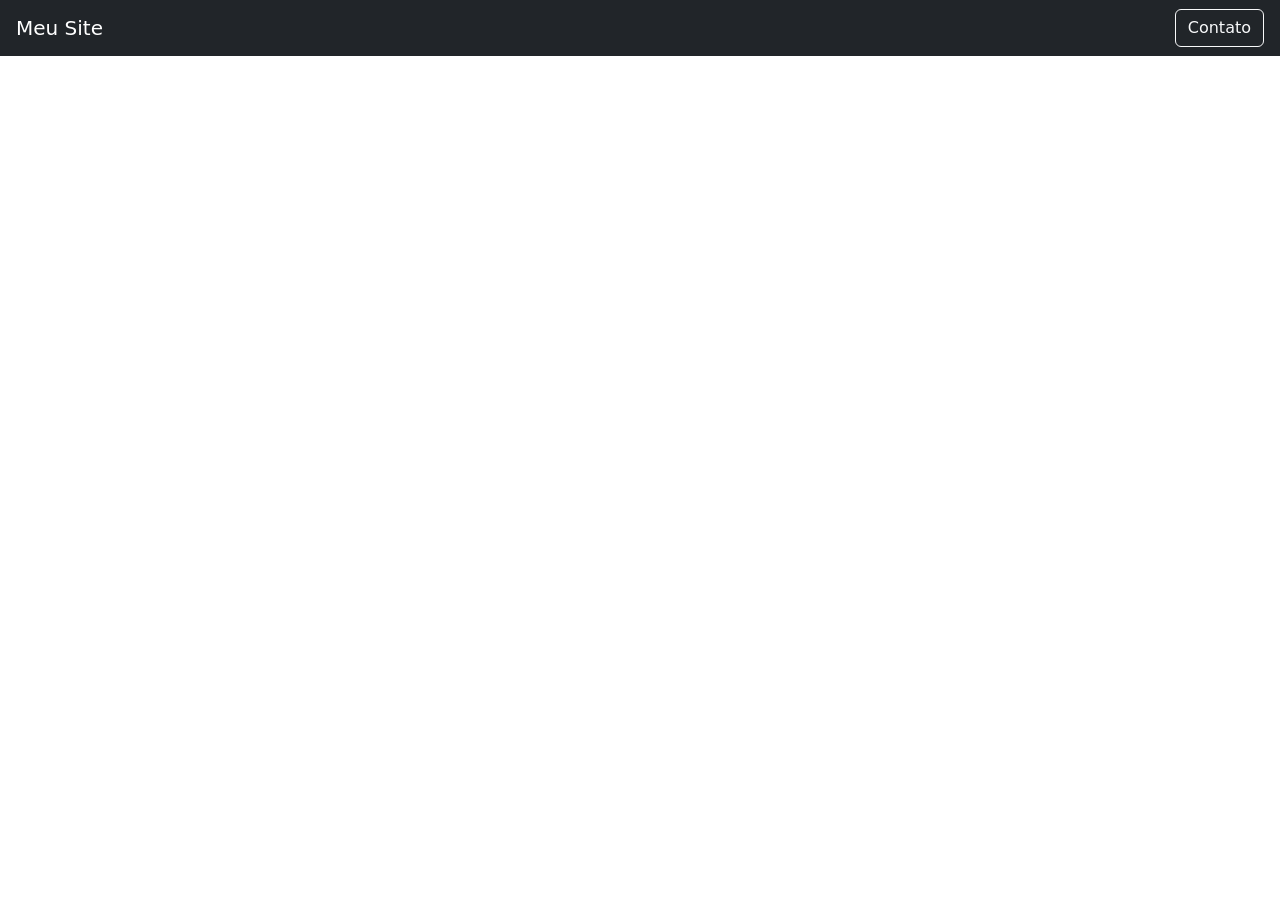
<file: ex10a-al-fazer-nav-modal-(ex)/ex10a.html>
<!DOCTYPE html>
<html lang="pt-br">
<head>
  <meta charset="UTF-8">
  <title>Modal com Formulário</title>
  <meta name="viewport" content="width=device-width, initial-scale=1">

  <!-- Bootstrap CSS -->
  <link href="https://cdn.jsdelivr.net/npm/bootstrap@5.3.2/dist/css/bootstrap.min.css" rel="stylesheet">
</head>
<body>

<!-- Navbar -->
<nav class="navbar navbar-dark bg-dark px-3">
  <span class="navbar-brand">Meu Site</span>
  <button class="btn btn-outline-light" data-bs-toggle="modal" data-bs-target="#contatoModal">
    Contato
  </button>
</nav>

<!-- Modal -->
<div class="modal fade" id="contatoModal" tabindex="-1">
  <div class="modal-dialog">
    <div class="modal-content">
      
      <div class="modal-header">
        <h5 class="modal-title">Formulário de Contato</h5>
        <button type="button" class="btn-close" data-bs-dismiss="modal"></button>
      </div>

      <div class="modal-body">
        <form class="needs-validation" novalidate>

          <!-- Nome -->
          <div class="mb-3">
            <label class="form-label">Nome</label>
            <input type="text" class="form-control" required>
            <div class="invalid-feedback">
              Por favor, insira seu nome.
            </div>
          </div>

          <!-- Email -->
          <div class="mb-3">
            <label class="form-label">E-mail</label>
            <input type="email" class="form-control" required>
            <div class="invalid-feedback">
              Insira um e-mail válido.
            </div>
          </div>

          <!-- Mensagem -->
          <div class="mb-3">
            <label class="form-label">Mensagem</label>
            <textarea class="form-control" rows="3" required></textarea>
            <div class="invalid-feedback">
              Escreva uma mensagem.
            </div>
          </div>

          <button class="btn btn-primary" type="submit">Enviar</button>
        </form>
      </div>

    </div>
  </div>
</div>

<!-- Bootstrap JS + Validação -->
<script src="https://cdn.jsdelivr.net/npm/bootstrap@5.3.2/dist/js/bootstrap.bundle.min.js"></script>

<script>
(() => {
  'use strict';
  const forms = document.querySelectorAll('.needs-validation');

  Array.from(forms).forEach(form => {
    form.addEventListener('submit', event => {
      if (!form.checkValidity()) {
        event.preventDefault();
        event.stopPropagation();
      }
      form.classList.add('was-validated');
    }, false);
  });
})();
</script>

</body>
</html>
</file>
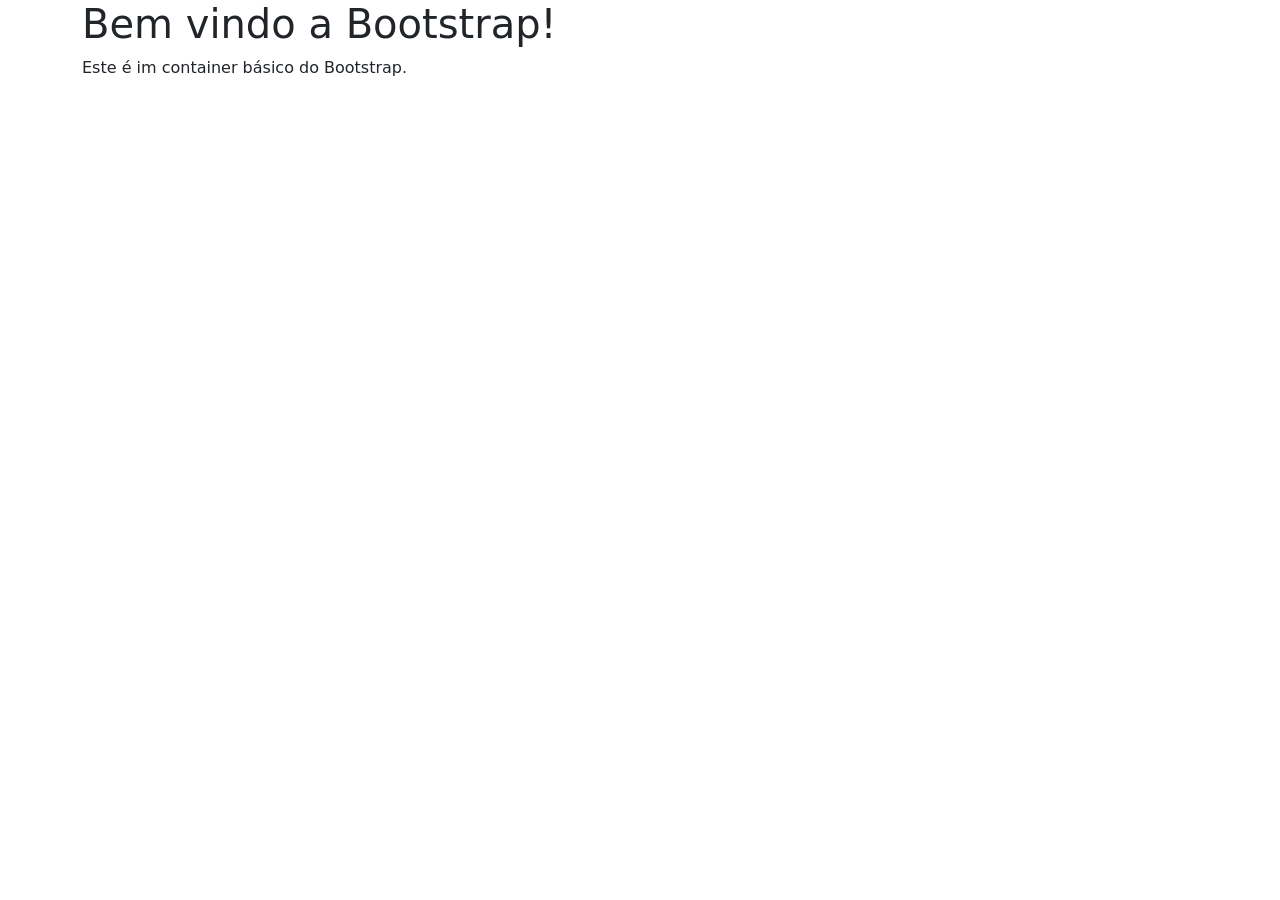
<file: ex1_instalacao-cdn/ex1.html>
<!DOCTYPE html>
<html lang="pt-br">
<head>
    <meta charset="UTF-8">
    <meta name="viewport" content="width=device-width, initial-scale=1.0">
    <title>Introdução ao Bootstrap</title>

    <!-- 1ª Digitação (Aqui) -->
     <link href="https://cdn.jsdelivr.net/npm/bootstrap@5.3.8/dist/css/bootstrap.min.css" rel="stylesheet" integrity="sha384-sRIl4kxILFvY47J16cr9ZwB07vP4J8+LH7qKQnuqkuIAvNWLzeN8tE5YBujZqJLB" crossorigin="anonymous">

</head>
<body>

    <!-- 2ª Digitação (Aqui) -->
     <div class="container">
        <h1>Bem vindo a Bootstrap!</h1>
        <p>Este é im container básico do Bootstrap.</p>
     </div>

</body>
</html>
</file>
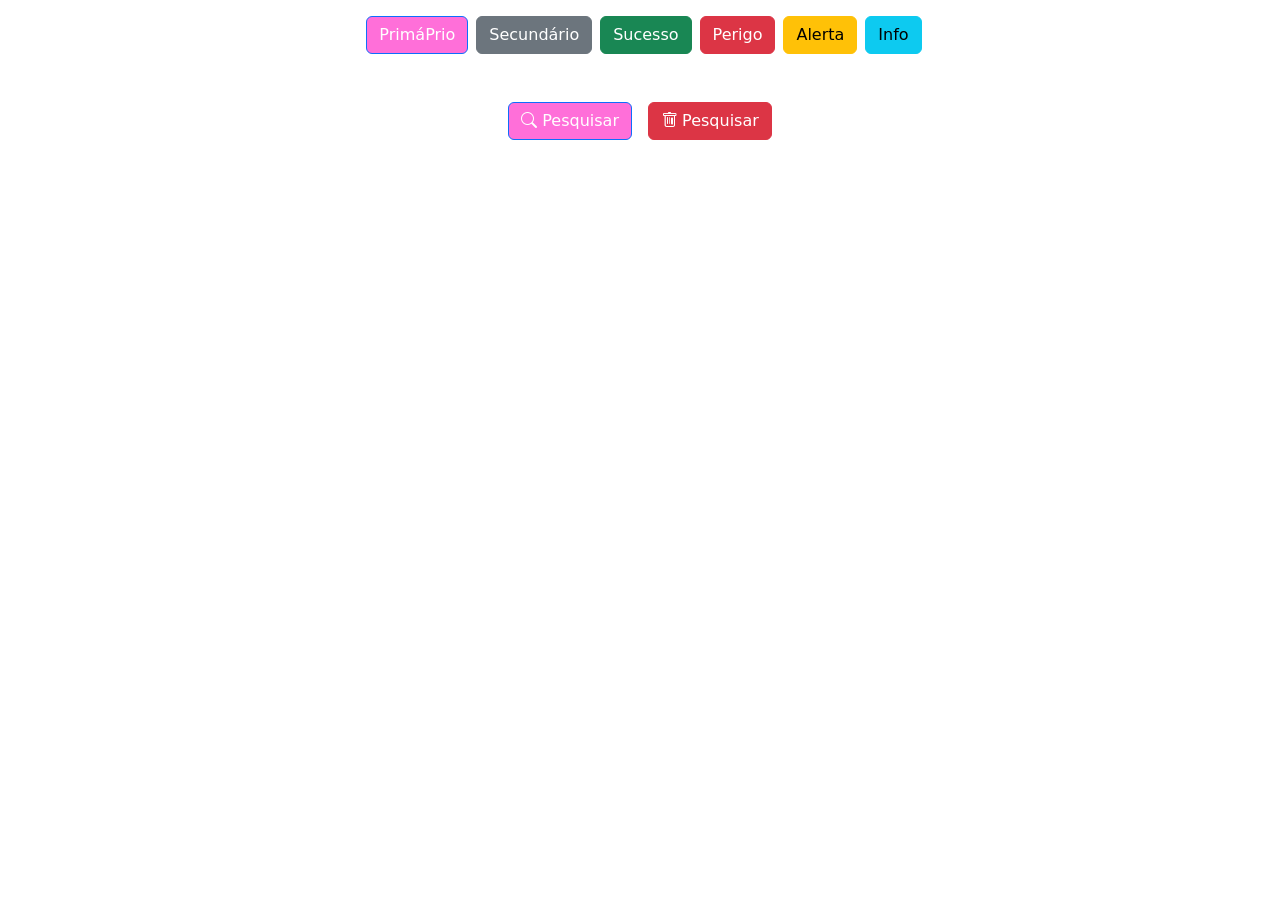
<file: ex3_botoes/ex3.html>
<!DOCTYPE html>
<html lang="pt-br">
<head>
    <meta charset="UTF-8">
    <meta name="viewport" content="width=device-width, initial-scale=1.0">
    <title>Botões Bootstrap</title>

    <!-- Bootstrap CSS -->
    <link href="https://cdn.jsdelivr.net/npm/bootstrap@5.3.0/dist/css/bootstrap.min.css" rel="stylesheet">

    <link rel="stylesheet" href="style.css">

    <!-- Bootstrap ícones -->
    <link rel="stylesheet" href="https://cdn.jsdelivr.net/npm/bootstrap-icons@1.11.3/font/bootstrap-icons.css">

</head>
<body>


    <!-- 1ª Digitação (Aqui) -->
     <div class="container mt-3 d-flex justify-content-center">
          <button class="btn btn-primary ms-2">PrimáPrio</button>
          <button class="btn btn-secondary ms-2">Secundário</button>
          <button class="btn btn-success ms-2">Sucesso</button>
          <button class="btn btn-danger ms-2">Perigo</button>
          <button class="btn btn-warning ms-2">Alerta</button>
          <button class="btn btn-info ms-2">Info</button>
     </div>
     <div>
        <div class="container d-flex justify-content-center mt-5">
        <!-- Botão com ícone -->
         <button class="btn btn-primary">
            <i class="bi bi-search"></i> Pesquisar
         </button>

        <!-- Botão com ícone -->
         <button class="btn btn-danger ms-3 ">
            <i class="bi bi-trash"></i> Pesquisar
         </button>

     </div>

    <script src="https://cdn.jsdelivr.net/npm/bootstrap@5.3.0/dist/js/bootstrap.bundle.min.js"></script>
</body>
</html>
</file>
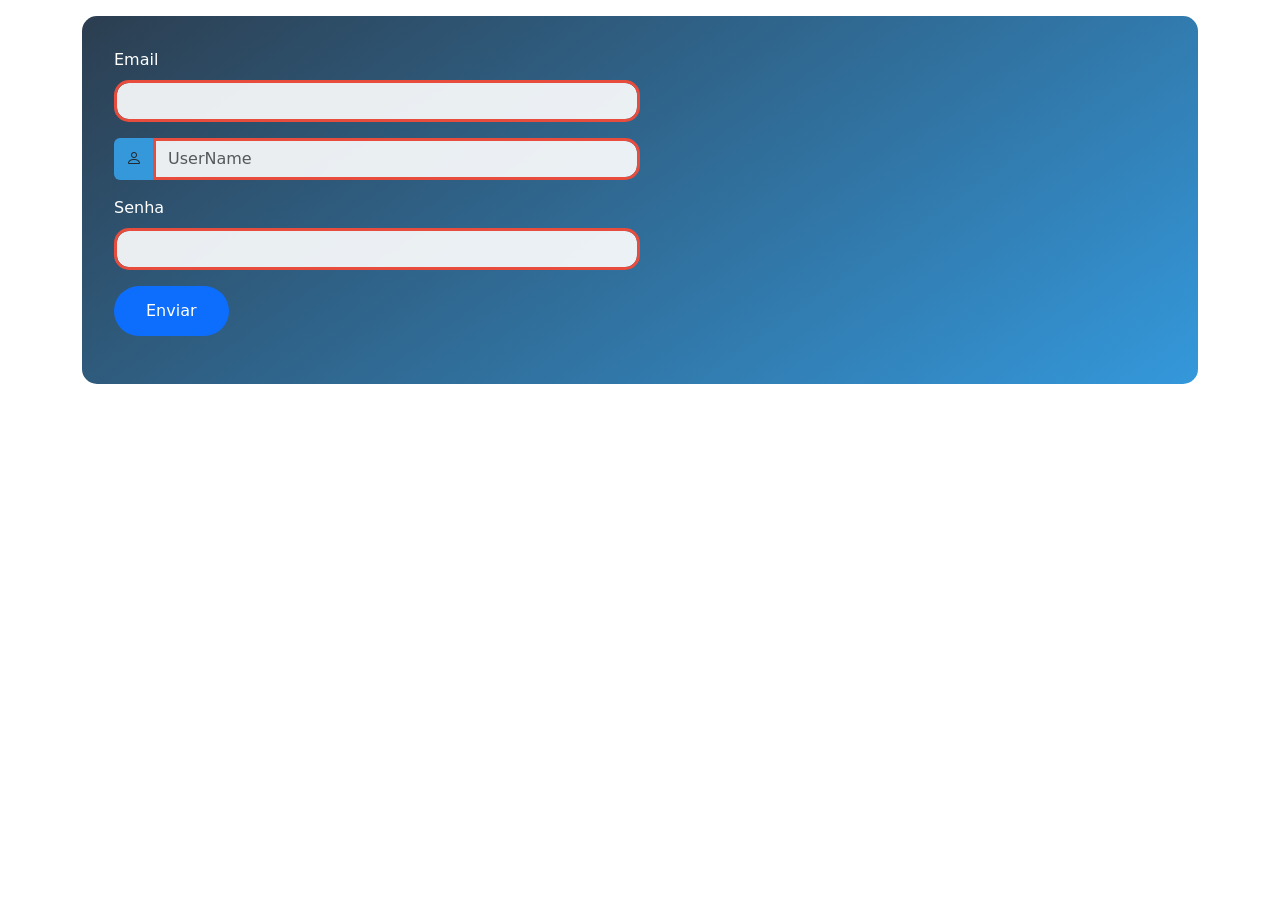
<file: ex4_formulario-sub-css/ex4.html>
<!DOCTYPE html>
<html lang="pt-br">
<head>
    <meta charset="UTF-8">
    <meta name="viewport" content="width=device-width, initial-scale=1.0">
    <title>Formulário Bootstrap Customizado</title>

    <!-- Bootstrap CSS -->
    <link href="https://cdn.jsdelivr.net/npm/bootstrap@5.3.0/dist/css/bootstrap.min.css" rel="stylesheet">
    
    <!-- Bootstrap ícones -->
    <link rel="stylesheet" href="https://cdn.jsdelivr.net/npm/bootstrap-icons@1.11.3/font/bootstrap-icons.css">
    
    <!-- CSS customizado -->
    <link rel="stylesheet" href="styles.css">
</head>
<body>


    <!-- 1ª Digitação (Aqui) -->
     <div class="container mt-3">
        <form class="custom-form">
            <div class="col-sm-6 mb-3">
                <label for="email" class="form-label">Email</label>
                <input type="email" class="form-control custom-input" id="email">
            </div>

            <div class="col-sm-6 mb-3">
                <div class="input-group">
                    <span class="input-group-text custom-icon">
                        <i class="bi bi-person"></i>
                    </span>
                     <input type="text" class="form-control custom-input" placeholder="UserName">
                </div>
            </div>

            <div class="col-sm-6 mb-3">
                <label for="senha" class="form-label">Senha</label>
                <input type="password" class="form-control custom-input mb-3" id="senha">
            </div>

            <button type="submit" class="btn btn-primary custom-button mb-3">Enviar</button>
        </form>
     </div>


    <script src="https://cdn.jsdelivr.net/npm/bootstrap@5.3.0/dist/js/bootstrap.bundle.min.js"></script>
</body>
</html>
</file>
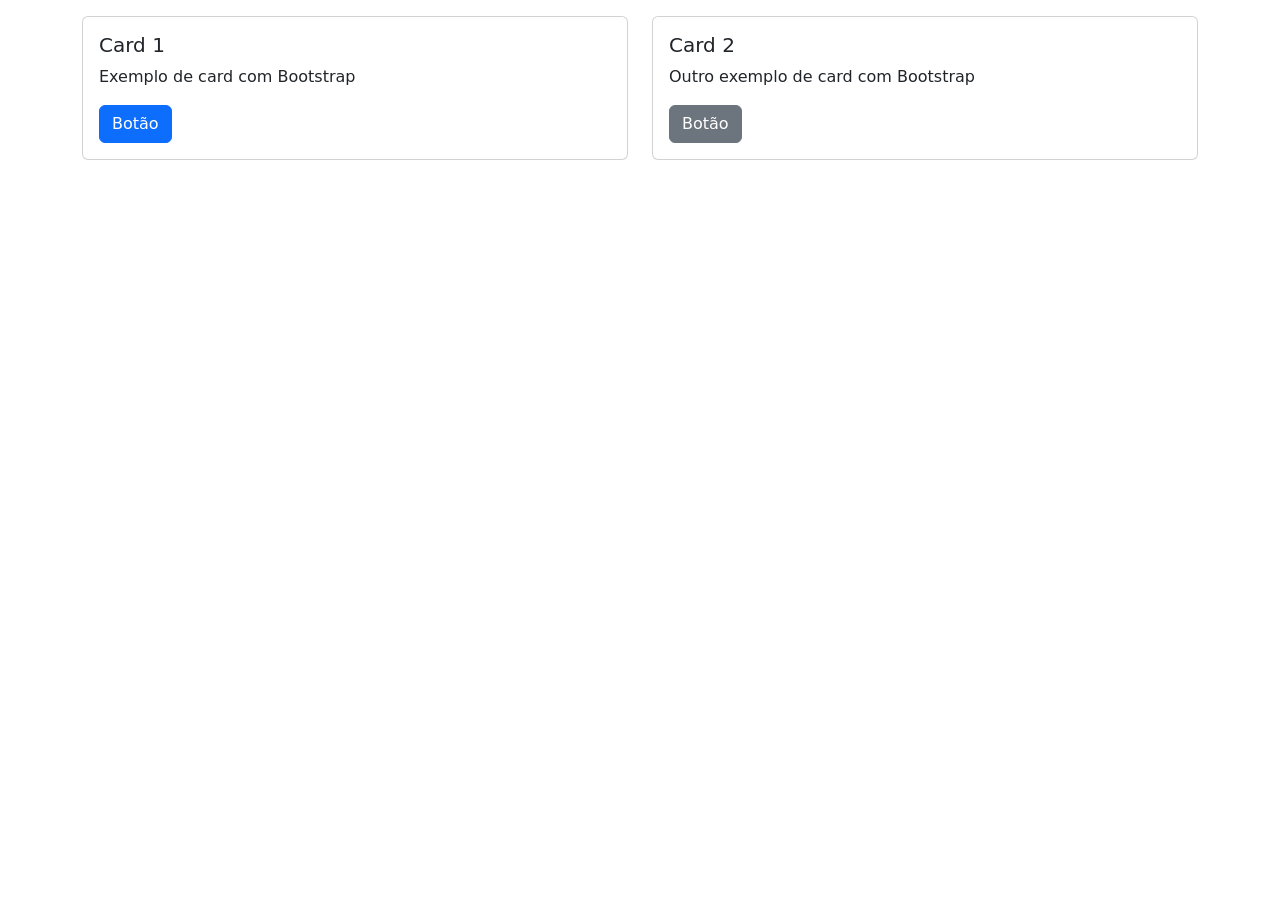
<file: ex5_cards/ex5.html>
<!DOCTYPE html>
<html lang="pt-br">
<head>
    <meta charset="UTF-8">
    <meta name="viewport" content="width=device-width, initial-scale=1.0">
    <title>Cards Bootstrap</title>
    <link href="https://cdn.jsdelivr.net/npm/bootstrap@5.3.0/dist/css/bootstrap.min.css" rel="stylesheet">
</head>
<body>


  <!-- 1ª Digitação (Aqui) -->
   <div class="container mt-3">
      <div class="row">
        <div class="col-sm-6">
          <div class="card">
            <div class="card-body">
              <h5 class="card-title">Card 1</h5>
              <p class="card-text">Exemplo de card com Bootstrap</p>
              <a href="#" class="btn btn-primary">Botão</a>
            </div>
          </div>
        </div>

        <div class="col-sm-6">
          <div class="card">
            <div class="card-body">
              <h5 class="card-title">Card 2</h5>
              <p class="card-text">Outro exemplo de card com Bootstrap</p>
              <a href="#" class="btn btn-secondary">Botão</a>
            </div>
          </div>
        </div>
    </div>
    </div>


    <script src="https://cdn.jsdelivr.net/npm/bootstrap@5.3.0/dist/js/bootstrap.bundle.min.js"></script>
</body>
</html>
</file>
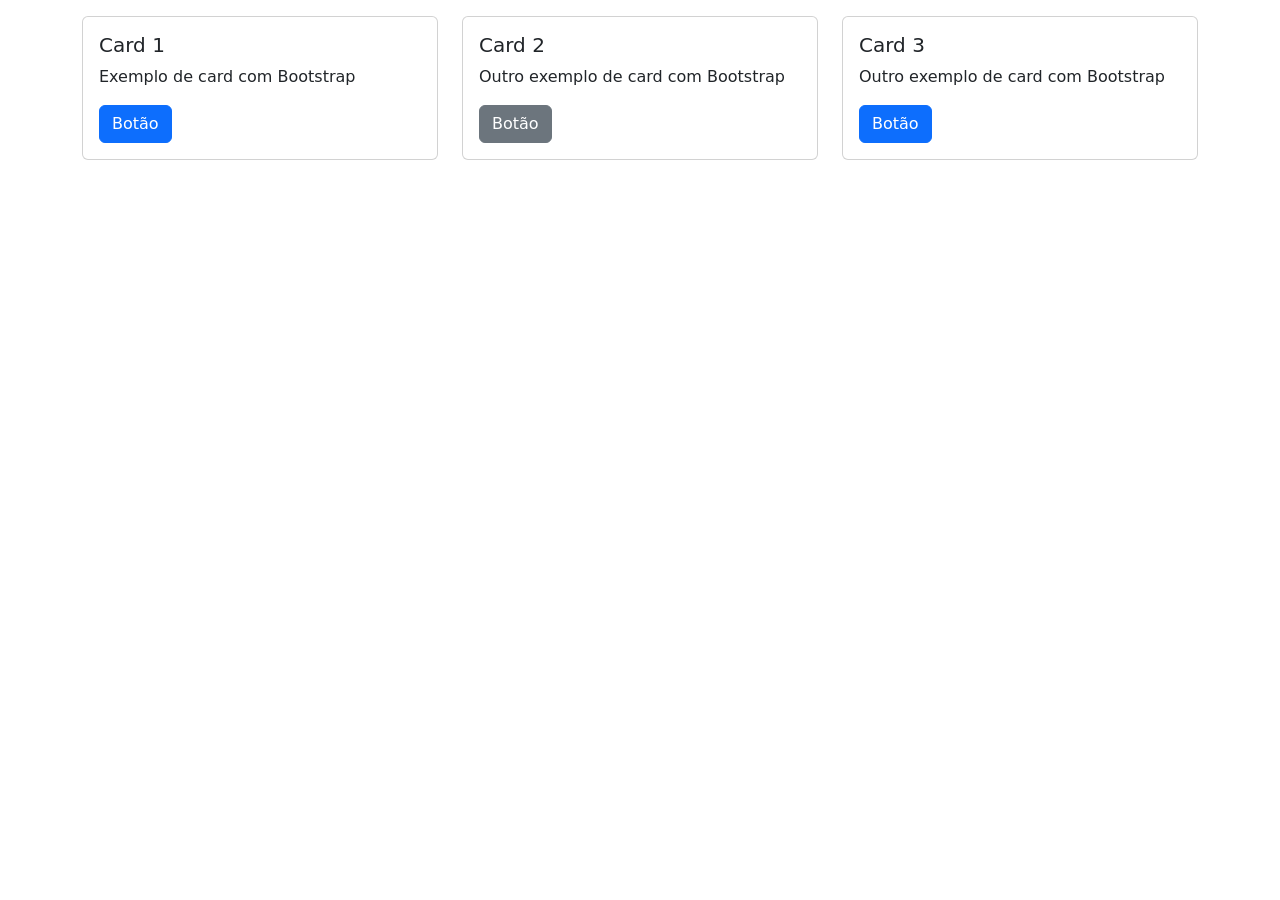
<file: ex5a-al-fazer-grid-(ex)/ex5a.html>
<!DOCTYPE html>
<html lang="pt-br">
<head>
    <meta charset="UTF-8">
    <meta name="viewport" content="width=device-width, initial-scale=1.0">
    <title>Cards Bootstrap</title>
    <link href="https://cdn.jsdelivr.net/npm/bootstrap@5.3.0/dist/css/bootstrap.min.css" rel="stylesheet">
</head>
<body>


  <!-- 1ª Digitação (Aqui) -->
   <div class="container mt-3">
      <div class="row">
        <div class="col-sm-4">
          <div class="card">
            <div class="card-body">
              <h5 class="card-title">Card 1</h5>
              <p class="card-text">Exemplo de card com Bootstrap</p>
              <a href="#" class="btn btn-primary">Botão</a>
            </div>
          </div>
        </div>

        <div class="col-sm-4">
          <div class="card">
            <div class="card-body">
              <h5 class="card-title">Card 2</h5>
              <p class="card-text">Outro exemplo de card com Bootstrap</p>
              <a href="#" class="btn btn-secondary">Botão</a>
            </div>
          </div>
        </div>

        <div class="col-sm-4">
          <div class="card">
            <div class="card-body">
              <h5 class="card-title">Card 3</h5>
              <p class="card-text">Outro exemplo de card com Bootstrap</p>
              <a href="#" class="btn btn-primary">Botão</a>
            </div>
          </div>
        </div>
    </div>
    </div>


    <script src="https://cdn.jsdelivr.net/npm/bootstrap@5.3.0/dist/js/bootstrap.bundle.min.js"></script>
</body>
</html>
</file>
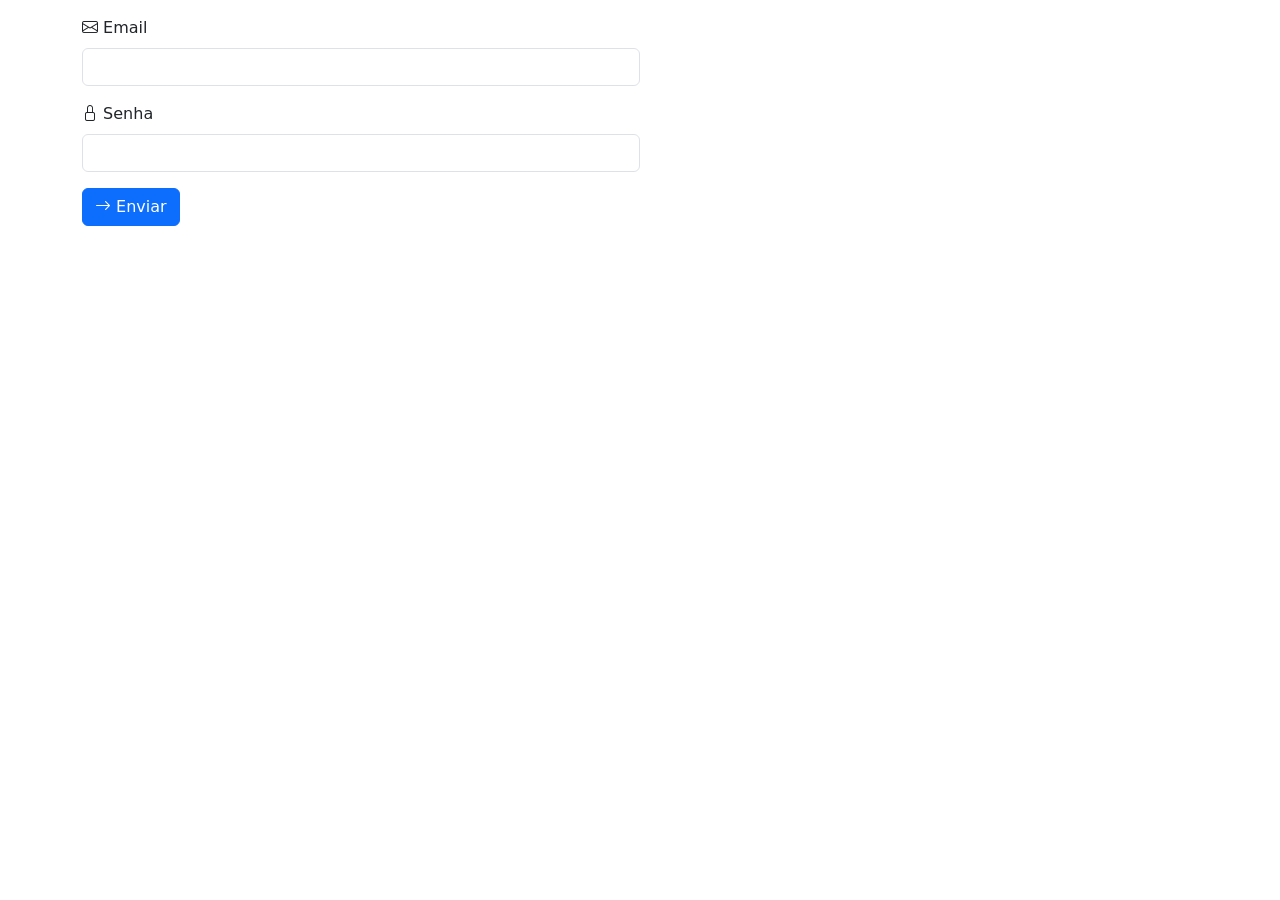
<file: ex5b-al-fazer-formulario-(ex)/ex5b.html>
<!-- 1ª Digitação (Resolver exercício aqui) -->
 <!DOCTYPE html>
<html lang="pt-br">
<head>
    <meta charset="UTF-8">
    <meta name="viewport" content="width=device-width, initial-scale=1.0">
    <title>Formulário Bootstrap Customizado</title>

    <!-- Bootstrap CSS -->
    <link href="https://cdn.jsdelivr.net/npm/bootstrap@5.3.0/dist/css/bootstrap.min.css" rel="stylesheet">
    
    <!-- Bootstrap ícones -->
    <link rel="stylesheet" href="https://cdn.jsdelivr.net/npm/bootstrap-icons@1.11.3/font/bootstrap-icons.css">
    
</head>
<body>


    <!-- 1ª Digitação (Aqui) -->
     <div class="container mt-3">
        <form class="custom-form">
            <div class="col-sm-6 mb-3 bi-envelope">
                <label for="email" class="form-label">Email</label>
                <input type="email" class="form-control custom-input" id="email">
            </div>


            <div class="col-sm-6 mb-3 bi-lock">
                <label for="senha" class="form-label">Senha</label>
                <input type="password" class="form-control custom-input mb-3" id="senha">
            </div>

            <button type="submit" class="btn btn-primary custom-button mb-3 bi-arrow-right"> Enviar</button>
        </form>
     </div>


    <script src="https://cdn.jsdelivr.net/npm/bootstrap@5.3.0/dist/js/bootstrap.bundle.min.js"></script>
</body>
</html>
</file>
<file: ex13_projeto_imovi/css/styles.css>
* {
    font-family: 'Lato', sans-serif;
}

.bg-primary-color {
    background-color: #fff;
}

.bg-secondary-color {
    background-color: #ece8e2;
}

.bg-dark-color {
    background-color: #050505;
}

.primary-color {
    color: #050505;
}

.secondary-color {
    color: #7a7a7a;
}

/* NAVBAR */
#navbar {
    border-bottom: 1px solid #7a7a7a;
}

#navbar a {
    color: #050505;
}

#navbar a:hover {
    color: #7a7a7a;
}

#navbar .active {
    border-bottom: 1px solid #050505;
}

.navbar-brand {
    display: flex;
}

.navbar-brand img {
    width: 40px;
}

.navbar-brand span {
    font-weight: 700;
    font-size: 1.5rem;
    margin-left: 0.5rem;
}

#navbar-items .navbar-nav {
    display: flex;
    justify-content: center;
    width: 100%;
}

#navbar-items .nav-item {
    margin: 0 1em;
}

/* SLIDER */
#slider {
    margin-top: 8em;
    margin-bottom: 1em;
}

#slider .carousel-caption {
    bottom: 3em;
}

#slider .carousel-caption h5 {
    font-size: 2.5em;
    text-shadow: #000 2px 2px;
}

.btn {
    border-radius: 0;
}

#slider .btn {
    padding: 0.3em 0.8em;
    font-size: 1em;
    margin-top: 1em;
}

.carousel-control-prev,
.carousel-control-next {
    opacity: 0.7;
}

.carousel-control-prev i,
.carousel-control-next {
    opacity: 0.7;
}

.carousel-indicators [data-bs-target] {
    background-color: #222;
    opacity: 0.8;
}

.carousel-indicators .active {
    background-color: #000;
}

@media (min-width: 768px) {
    #slider .carousel-caption {
        bottom: 15em;
    }
    #slider .carousel-caption h5 {
        font-size: 4em;
        text-shadow: #000 2px 3px;
    }
    #slider .btn {
        padding: 0.6em 1.6em;
        font-size: 1.2em;
        margin-top: 1em;
    }
    .carousel-indicators {
        bottom: 7em;
    }
}

/* MINI BANNERS */
#mini-banners {
    margin-bottom: 4em;
}

#mini-banners .card {
    padding: 2em 0.3em;
    border-radius: 0;
}

#mini-banners i {
    font-size: 4em;
}

#mini-banners .card-tittle {
    margin-bottom: 1.5em;
}

#mini-banners .btn {
    margin-top: 1.5em;
    padding: 0.6em 1.2em;
}

#mini-banners .card {
    margin-bottom: 1em;
}

@media (min-width: 768px) {
    #mini-banners {
        margin-top: -6em;
    }
}

/* DESTAQUES */
#featured-container {
    margin-bottom: 4em;
}

.tittle {
    font-size: 1.75em;
    margin-bottom: 0.4em;
    position: relative;
}

.tittle:before {
    width: 75px;
    border-top: 4px solid #7a7a7a;
    content: '';
    position: absolute;
    bottom: 2em;
}

#featured-images {
    margin-top: 2em;
}

#featured-images .col-md-4 {
    position: relative;
    cursor: pointer;
}

#featured-images .col-md-4:hover > .banner-content {
    opacity: 0.8;
}

#featured-images .banner-content {
    position: absolute;
    top: 0;
    left: 0;
    height: 100%;
    width: 100%;
    background-color: #fff;
    display: flex;
    align-items: center;
    justify-content: center;
    flex-direction: column;
    opacity: 0.6;
    transition: 0.5s;
}

@media (min-width: 768px) {
    .title {
        font-size: 2.4em;
    }

    .title:before {
        bottom: 1.5em;
    }

    #featured-images .banner-content {
        opacity: 0;
    }
}

/* INFO */
#info-content {
    margin-bottom: 4em;
    padding: 4em 1em;
}

#info-numbers {
    margin-bottom: 4em;
    padding: 4em 1em;
}

#info-banner {
    align-items: center;
    display: flex;
    margin-bottom: 2.5em;
}

#info-numbers h3 {
    font-size: 3em;
}

@media (min-width: 768px) {
    #info-content {
        padding: 3.5em;
    }
}

/* FOOTER TOP */
#footer {
    padding: 3em 2em;
}

#footer-top {
    margin-bottom: 2em;
}

#footer-top,
#footer-top i {
    color: #fff;
}

#social-icons {
    text-align: right;
}

#social-icons i {
    margin-right: 1em;
    font-size: 1.5em;
    cursor: pointer;
}

#social-icons i:hover {
    color: #7a7a7a;
}

/* FOOTER DETAILS */
#footer-details {
    margin-bottom: 3em;
}

#news-container,
#contact-container,
#links-container {
    padding: 0;
    border: 0;
    margin-bottom: 2em;
}

#footer-details h4 {
    color: #fff;
    margin-bottom: 1.5em;
}

#news-container input {
    border-radius: 0;
    border: none;
}

#links-container li {
    margin-bottom: 0.5em;
}

#links-container a {
    text-decoration: none;
}

#links-container a:hover {
    color: #fff;
}

/* FOOTER BOTTOM */
#footer-bottom {
    border-top: 1px solid #7a7a7a;
    padding-top: 2em;
}

#footer-bottom i {
    color: #e61e10;
}

@media (min-width: 768px) {
    #news-container {
        padding-right: 2em;
    }

    #contact-container {
        padding: 0 2em;
        border-left: 1px solid #7a7a7a;
        border-right: 1px solid #7a7a7a;
    }

    #links-container {
        padding-left: 2em;
    }
}
</file>
<file: ex11_projeto_art/Art_(Alunos)/css/styles.css>
/* ESTILOS GERAIS */
*{
    color: #25282e;
}

a, i {
    transition: .5s;;
    text-decoration: none;
}

.secondary-color {
    color: #555;
}

.center-image {
    background-size: cover;
    background-position: center;
}

.btn {
    text-decoration: none;
    background-color: #25282e;
    color: #FFF;
    padding: 7px 18px;
    border-radius: 0;
}

.btn:hover {
    background-color: #333;
    color: #FFF;
}

/* HEADER */
#header {
    text-align: center;
    padding: 20px;
    border-bottom: 1px solid #CCC;
}

#header p {
    margin-bottom: 0;
}

#logo-container {
    display: flex;
    justify-content: center;
}

#logo {
    width: 40px;
    margin-right: 15px;
}

/* NAVBAR */
#navbar {
    padding: 10px;
    margin: 10px auto;
}

#navbar a {
    width: 80px;
    color: #444;
}

#navbar a:hover {
    color: #c1b696;
}

/* MAIN IMAGE */
.main-image {
    height: 400px;
    background-image: url(../img/g_1.jpg);
    margin-bottom: 30px;
    position: relative;
}

.main-image-info {
    background-color: #FFF;
    padding: 25px;
    position: absolute;
    left: 25px;
    bottom: 25px;
}

/* GALLERY */
#img-2 {
    background-image: url(../img/g_2.jpg);
}

#img-3 {
    background-image: url(../img/g_3.jpg);
}

#img-4 {
    background-image: url(../img/g_4.jpg);
}

#img-5 {
    background-image: url(../img/g_5.jpg);
}

#img-6 {
    background-image: url(../img/g_6.jpg);
}

#gallery-container h1 {
    text-align: center;
}

#gallery-container h1,
#gallery-container .col-md-6,
#gallery-container .col-xs-12 {
    margin-bottom: 50px;
}

.small-image-container {
    height: 250px;
    margin-bottom: 20px;
}

/* FOOTER */
footer {
    border-top: 1px solid #CCC;
    height: 250px;
    padding: 30px;
}

footer i {
    font-size: 20px;
}

#social-icons-container {
    padding: 25px;
}

#social-icons-container div {
    text-align: center;
}

footer p {
    text-align: center;
    margin: 20px;
}

a:hover i {
    color: #c1b696;
}
</file>
<file: ex12_projeto-perfectwatch/PerfectWatch (Completo)/PerfectWatch (Completo)/css/styles.css>
/* Define uma fonte padrão para todos os elementos */
* {
    font-family: 'Montserrat', sans-serif;
}

/* Estilos gerais para o corpo da página */
body {
    background-color: #252525; /* Cor de fundo do corpo */
    color: #FFF; /* Cor do texto */
}

/* Classes para diferentes cores de fundo */
.primary-bg-color {
    background-color: #252525;
}
.destaque {
    background-color: #0D0D0D;
}
.secondary-bg-color {
    background-color: #976DF2;
}
.light-bg-color {
    background-color: #FCF5EB;
}
.dark-bg-color {
    background-color: #0D0D0D;
}

/* Classes para diferentes cores de texto */
.primary-color {
    color: #976DF2;
}
.secondary-color {
    color: #F2F2F2;
}
.light-color {
    color: #FCF5EB;
}


/* Estilos para a barra de navegação (navbar) */

/* Ajusta a direção e alinhamento dos itens da barra de navegação */
#navbar .navbar-nav {
    flex-direction: row;
    justify-content: flex-end;
}

/* Define margem à esquerda para os itens da barra de navegação */
#navbar .navbar-nav li {
    margin-left: 1em;
}

/* Define a cor do texto e links na barra de navegação */
#navbar a,
#navbar button {
    color: #FFF;
}

/* Ajusta a posição dos itens da barra de navegação */
#navbar li {
    position: relative;
}

/* Define estilo para ícones na barra de navegação */
#navbar i {
    font-size: 20px;
}

/* Define estilo de cor quando o mouse passa sobre os ícones */
#navbar i:hover {
    color: #976DF2;
}

/* Define estilo para caixa com número (ex: quantidade de itens) */
#navbar span {
    position: absolute;
    top: -8px;
    right: -8px;
    width: 20px;
    height: 20px;
    border-radius: 50%;
    background-color: #EF3636;
    text-align: center;
}

/* Posiciona a caixa com número no item de sacola de compras */
#bag-item span {
    left: 20px;
}

/* Estilos para a marca/logo na barra de navegação */
.navbar-brand {
    font-weight: 700;
    width: 100%;
    text-align: center;
}

/* Estilo de hover para links 'sobre' */
.sobre a:hover {
    color: #0D0D0D !important; /* Importante para sobrepor outros estilos */
}

/* Ajusta estilo quando a largura da tela é maior do que 768px */
@media(min-width: 768px) {
    .navbar-brand {
        text-align: left;
    }
}

/* Ajusta o espaçamento entre itens da barra de navegação */
#navbar-items {
    justify-content: space-between;
}

/* Ajusta espaçamento quando a largura da tela é maior que 768px */
@media(min-width: 768px) {
    #navbar-items {
        display: flex;
        min-width: 80%;
    }
}

/* Estilos para formulários de busca e newsletter */
#search-form,
#news-form {
    width: 100%;
    margin: 2em 0;
}

/* Ajusta largura e margem quando a largura da tela é maior que 768px */
@media(min-width: 768px) {
    #search-form,
    #news-form {
        width: 50%;
        margin: 0;
    }
}

/* Estilos para campos de input em formulários */
#search-form,
#news-form {
    border: 2px solid #F2F2F2;
    border-radius: 3px;
    padding: 5px 15px;
}

/* Estilos para campos de input em formulários */
#search-form input,
#news-form input {
    background-color: transparent;
    border: none;
    color: #FFF;
}

/* Estilos para campos de input quando focados */
#search-form input:focus,
#news-form input:focus {
    box-shadow: none;
}

/* Estilos para placeholders em campos de input */
#search-form input::placeholder,
#news-form input::placeholder {
    color: #FFF;
}


/* Estilos para a barra de navegação inferior (bottom-navbar) */

/* Ajusta a posição dos itens na barra de navegação inferior */
#bottom-navbar-container .container {
    justify-content: flex-end;
}

/* Define cor do texto e links na barra de navegação inferior */
#bottom-navbar-container a {
    color: #FFF;
    font-weight: 600;
}

/* Define tamnho do ícone do botão para mostrar/esconder o menu */
.navbar-toggler {
    font-size: 1.5em;
}


/* Estilos para os banners */

/* Define espaçamento interno para o contêiner de banners */
#banners-container {
    padding: 0;
}

/* Posicionamento e espaçamento para a legenda do carousel */
.carousel-caption {
    bottom: 5em;
    padding: 1em;
    left: 12%;
    right: 12%;
}

/* Estilos para o título na legenda do carousel */
.carousel-caption h5 {
    font-size: 1.8rem;
}

/* Media query para telas com largura mínima de 768px */
@media(min-width: 768px) {
    /* Ajusta altura dos itens do carousel e imagens */
    #slider .carousel-item,
    #slider img {
        height: 600px;
    }

    /* Ajusta posicionamento e espaçamento da legenda do carousel */
    .carousel-caption {
        left: 23%;
        right: 23%;
    }

    /* Ajusta tamanho do título na legenda do carousel */
    .carousel-caption h5 {
        font-size: 4em;
    }
}

/* Estilos para os mini banners */
/* Ajusta margem superior para sobrepor os banners principais */
#mini-banners {
    margin-top: -3em;
    z-index: 10;
}

/* Estilos para as colunas dos mini banners */
#mini-banners .col-12 {
    z-index: 1;
    height: 300px;
    padding: 1.5rem;
    position: relative;
    display: flex;
    flex-direction: column;
    justify-content: space-between;
}

/* Media query para telas com largura mínima de 768px */
@media(min-width: 768px) {
    /* Ajusta largura máxima das colunas dos mini banners */
    #mini-banners .col-12 {
        max-width: 30%;
    }

    /* Ajusta tamanho do título nos mini banners */
    #mini-banners .col-12 h2 {
        font-size: 2.2em;
    }
}

/* Estilos para o título nos mini banners */
#mini-banners .col-12 h2 {
    text-transform: uppercase;
    max-width: 50px;
    font-size: 1.3em;
    font-weight: 700;
    line-height: 1em;
}

/* Estilos para as imagens nos mini banners */
#mini-banners .col-12 img {
    height: 220px;
    position: absolute;
    right: 1rem;
    bottom: 1rem;
}

 /* Estilos para links nos mini banners */
 #mini-banners .col-12 img {
    font-weight: bold;
    color: #FFF;
    font-size: .8rem;
    transition: .5s;
}

 /* Estilos de hover para links nos mini banners */
 #mini-banners .col-12 a:hover {
    color: #0D0D0D;
}

/* Estilos específicos para o primeiros mini banner */
#mini-banners #mini-banners-1 a:hover {
    color: #976DF2;
}

/* Estilos específicos para o terceiro mini banner  */
#mini-banners #mini-banner-3 a {
    color: #0D0D0D;
}

/* Estilos de hover específicos para o terceiro mini banner */
#mini-banners #mini-banner-3 a:hover {
    color: #976DF2;
}


/* BEST SELLERS */

/* Define altura e ajusta o redimensionamento das imagens nos cartões */
.card-img-top {
    height: 200px;
    object-fit: cover;
}

/* Define espaçmento interno para a seção de best sellers */
#best-sellers {
    padding: 4em 0;
}

/* Remove margens horizontais para a linha de produtos */
#best-sellers .row {
    margin: 0;
}

/* Ajusta o espaçamento interno das colunas dos produtos */
#best-sellers .col-md-3 {
    padding: 0;
}

/* Estilos para o título da seção */
.title {
    text-transform: uppercase;
    font-weight: 900;
    font-size: 2.5em;
    margin-bottom: 1em;
    text-align: center;
}

/* Media query para telas com largura mínima de 768px */
@media(min-width: 768px) {
    /* Ajusta o alinhamento do título para a esquerda */
    .title {
        text-align: left;
    }
}

/* Estilos para os preços */
.original-price {
    font-size: 18px;
    color: #F2F2F2;
    text-decoration: line-through;
    margin-right: 10px;
}

.discount-price {
    font-size: 24px;
    color: #976DF2; 
}

/* Estilos para os cartões de produtos */
.card {
    text-align: center;
    border-radius: 0;
}

/* Ajusta o tamanho da imagem nos cartões */
.card img {
    width: 140px;
    margin: 2em auto;
}

/* Estilos para a categoria do produto nos cartões */
.card .card-category {
    font-size: .8rem;
}

/* Estilos pata o texto nos cartões */
.card .card-text {
    margin: 2em 0;
    font-weight: bold;
}

/* Estilos para os botões de compra */
.btn {
    background-color: transparent;
    border-color: #976DF2;
}

/* Estilos de hover para os botões de compra */
.btn:hover {
    background-color: #976DF2;
    border-color: #976DF2;
}


/* BOTTOM BANNER */

/* Define cor de fundo, espaçamento interno e margens para o banner */
#bottom-banner {
    background-color: #0D0D0D;
    padding: 6em;
    margin-bottom: 4em;
    text-align: center;
}

/* Define estilo para subtítulo da oferta e título */
#bottom-banner .offer-subtitle,
#bottom-banner h2 {
    text-transform: uppercase;
    font-weight: bold;
}

/* Define estilo para o botão */
#bottom-banner .btn {
    margin: 2em;
    font-weight: bold;
    padding: 1em;
}

/* Define tamanho máximo pata a imagem */
#bottom-banner img {
    max-width: 175px;
}

/* Media query para telas com largura mínima de 768px */
@media(min-width: 768px) {
    /* Ajusta tamanho do título para telas maiores */
    #bottom-banner h2 {
        font-size: 5em;
    }
}


/* NEW PRODUCTS */

/* Define margem inferior para a seção de novidades */
#new-products {
    margin-bottom: 5rem;
}

/* Estilos para o banner de novidades */
#new-products-banner {
    display: flex;
    flex-direction: column;
    justify-content: center;
    align-items: center;
    background-color: #0D0D0D;
}

/* Estilos para o título do banner de novidades */
#new-products-banner h3 {
    text-transform: uppercase;
    font-weight: bold;
    margin-bottom: 1rem;
    font-size: 2rem;
}

/* Ajusta o espaçamento interno das colunas dos produtos */
#new-products .col-md-4 {
    padding: 0;
}

/* Define tamanho e margens para as imagens nos cartões dos produtos */
#new-products .card img {
    height: 150px;
    width: 90px;
    margin: 2em auto;
}


/* GALLERY */

/* Estilos para os containers das imagens */
#gallery .image-container {
    background-size: cover;
    background-position: center;
    height: 225px;
    cursor: pointer;
    transition: .5s;
    border: 3px solid #0D0D0D;
}

/* Estilos ao passar o mouse sobre as imagens */
#gallery .image-container:hover {
    border-color: #976DF2;
}

/* Define a imagem de fundo para cada container */
#insta1 {
    background-image: url(../img/insta1.jpg);
}

#insta2 {
    background-image: url(../img/insta2.jpg);
}

#insta3 {
    background-image: url(../img/insta3.jpg);
}

#insta4 {
    background-image: url(../img/insta4.jpg);
}

#insta5 {
    background-image: url(../img/insta5.jpg);
}

#insta6 {
    background-image: url(../img/insta6.jpg);
}


/* FOOTER */

/* Estilos para a linha que separa os links do rodapé */
#footer-links-container {
    border-bottom: 1px solid #F2F2F2;
}

/* Estilos para as colunas no rodapé */
#footer .footer-column {
    padding: 2em;
    flex-direction: column;
    align-items: center;
    justify-content: center;
    text-align: center;
}

/* Estilos para as colunas do rodapé em telas maiores */
@media(min-width: 795px) {
    #footer .footer-column {
        padding: 5em 2em;
    }
}

/* Estilos para os títulos das colunas de links no rodapé */
#footer-links-container h3 {
    margin-bottom: 25px;
    text-transform: uppercase;
}

/* Estilos para os itens de lista nos links do rodapé */
#footer-links-container li {
    font-size: .8em;
    text-align: center;
}

/* Estilos para os links nos itens do rodapé */
#footer-links-container li a {
    text-decoration: none;
}

/* Estilos ao passar o mouse sobre os links nos itens de lista do rodapé */
#footer-links-container li a:hover {
    color: #976DF2;
}

/* Estilos para a coluna central do rodapé */
#footer-center {
    border-left: 1px solid #F2F2F2;
    border-right: 1px solid #F2F2F2;
}

/* Estilos para o título da coluna central no rodapé */
#footer-center h3 {
    font-weight: 900;
}

/* Estilos para o número de telefone na coluna central do rodapé */
#footer-center .store-phone {
    color: #976DF2;
    font-weight: bold;
    font-size: 2rem;
    margin-top: -15px;
}


/* NEWS */

/* Estilos para o container da seção de newsletter */
#nresletter-container {
    background-color: #0D0D0D;
    border-bottom: 1px solid #F2F2F2;
    text-align: center;
    padding: 20px;
}

/* Estilos para o formulário de inscrição na newsletter */
#news-form {
    max-width: 600px;
    margin: 15px auto;
}

/* Estilos para o ícone no formulário de inscrição */
#news-form i {
    font-size: 1.5em;
}

/* Estilos para o botão no formulário de inscrição */
#news-form .btn {
    color: #FFF;
}

/* Estilos para o container das redes sociais */
#social-container {
    margin: 20px auto;
}

/* Estilos para os ícones de redes sociais */
#social-container i {
    font-size: 1.5em;
    margin: 10px;
    cursor: pointer;
    color: #F2F2F2;
    transition: .3s;
}

/* Estilos ao passar o mouse sobre os ícones de redes sociais */
#social-container i:hover {
    color: #976DF2;
}


/* COPY */

/* Estilos para o container de direitos autorais */
#copy-container {
    text-align: center;
    padding: 30px;
}
</file>
<file: ex3_botoes/style.css>
.btn-primary {
    background-color: rgb(255, 111, 217);
}
</file>
<file: ex4_formulario-sub-css/styles.css>
/* 2ª Digitação (Aqui) */
/* Formulários e inputs */

.custom-form {
    background: linear-gradient(145deg, #2c3e50, #3498db);
    padding: 2rem;
    border-radius: 15px;
}

.form-label {
    color: #fff;

}

.custom-icon {
    background-color: #3498db;
    border: #3498db;
}

.form-control.custom-input {
    border: 3px solid #e74c3c;
    border-radius: 15px;
    background-color: rgba(255, 255, 255, 0.9);
}

.form-control.custom-input:focus {
    border-color: #2ecc71;
    transform: scale(1.02);
}

.input-group {
    width: 100%;
}

.btn.btn-primary.custom-button {
    background-color: liner-gradient(45deg, #e74c3c, #f39c12);
    padding: 0.8rem 2rem;
    border-radius: 50px;
    border: none;
}

.btn.btn-primary.custom-button:hover {
    transform: translateY(-5px);
    box-shadow: 0 10px 20px rgba(231, 76, 60, 0.4);
}
</file>
